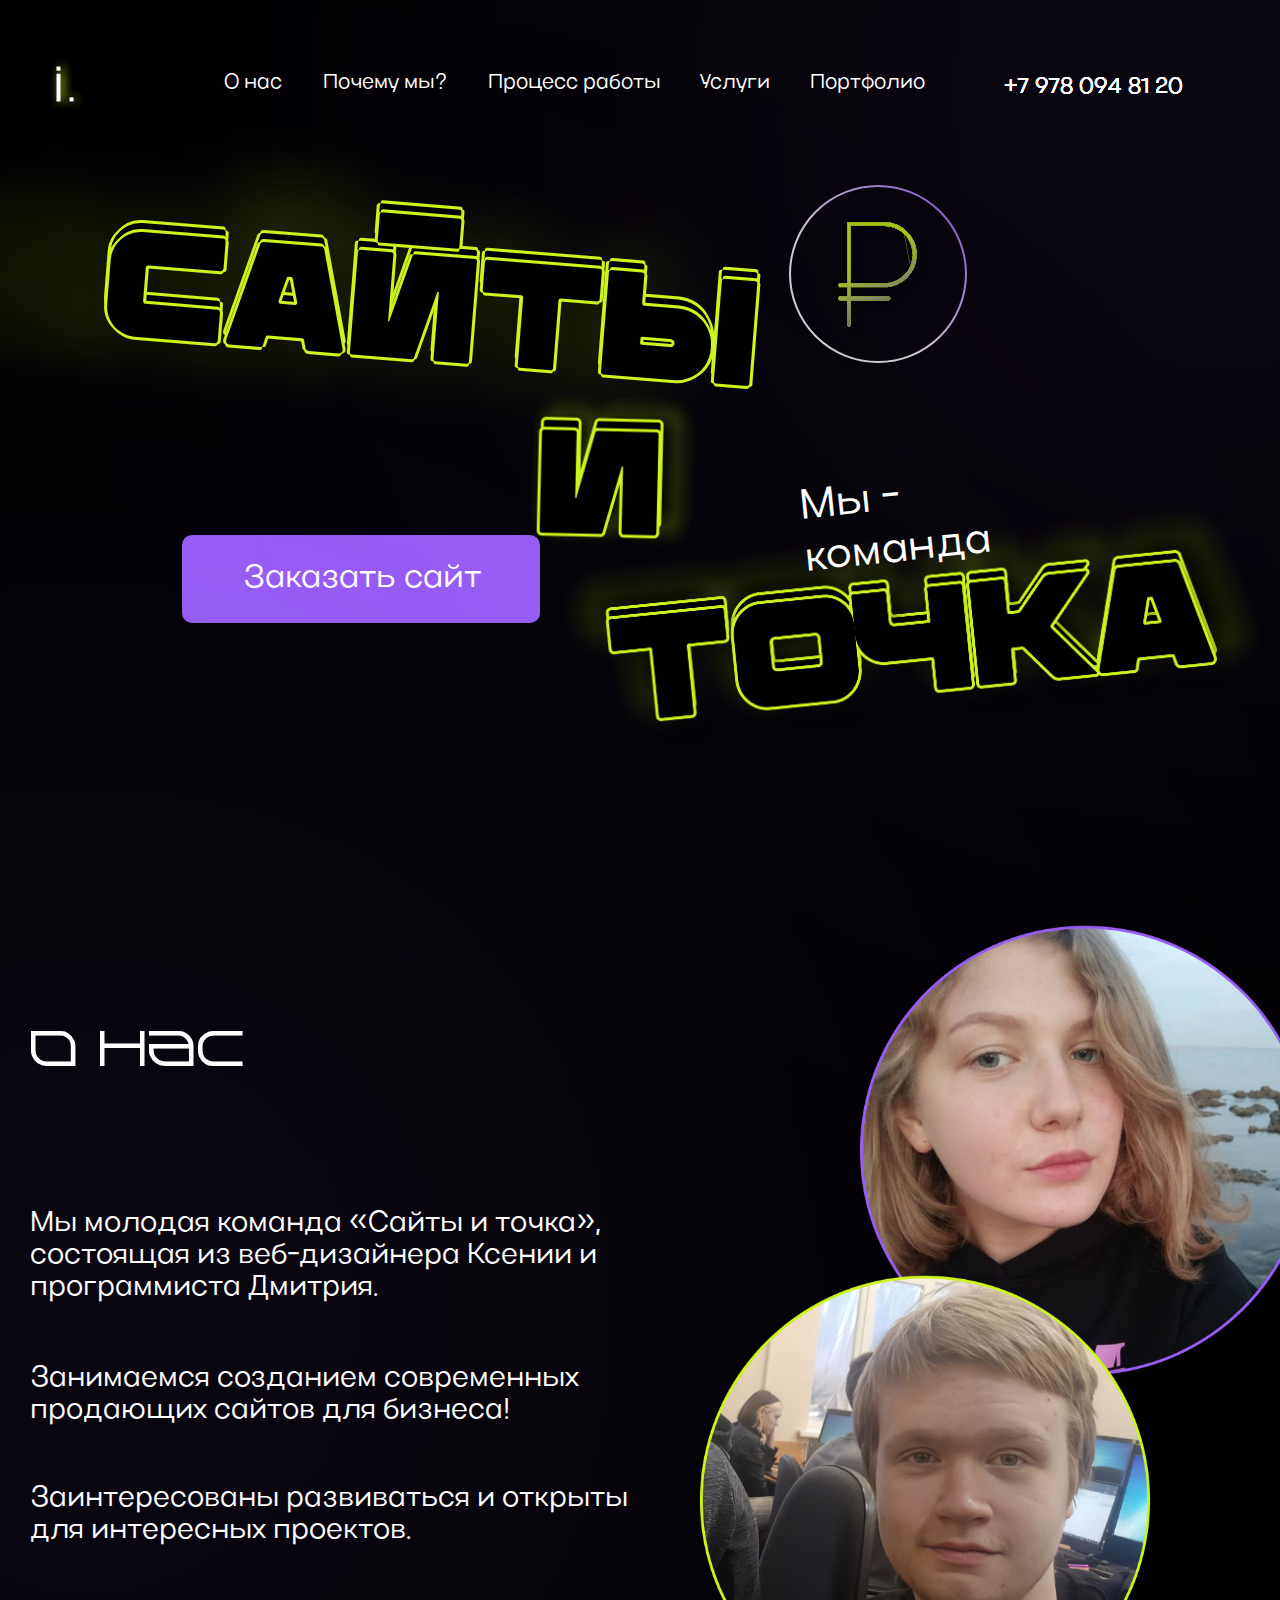
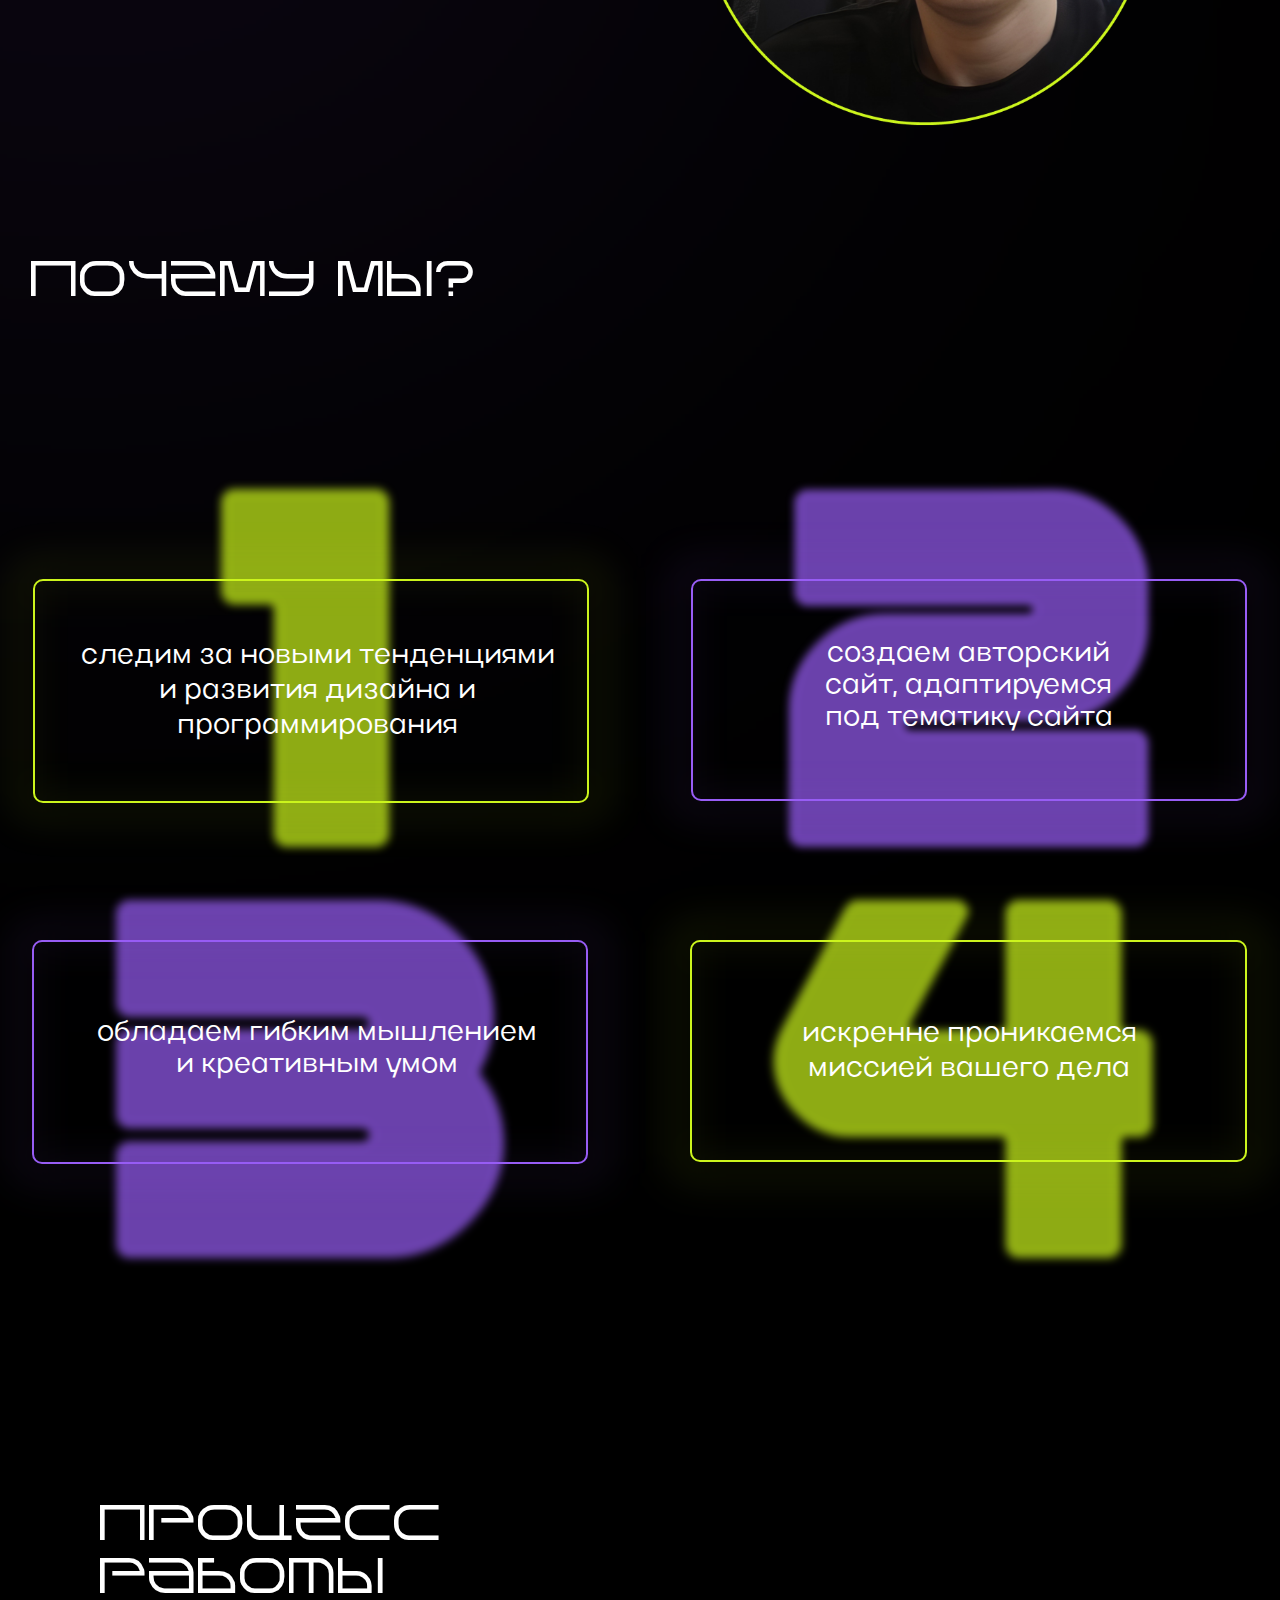
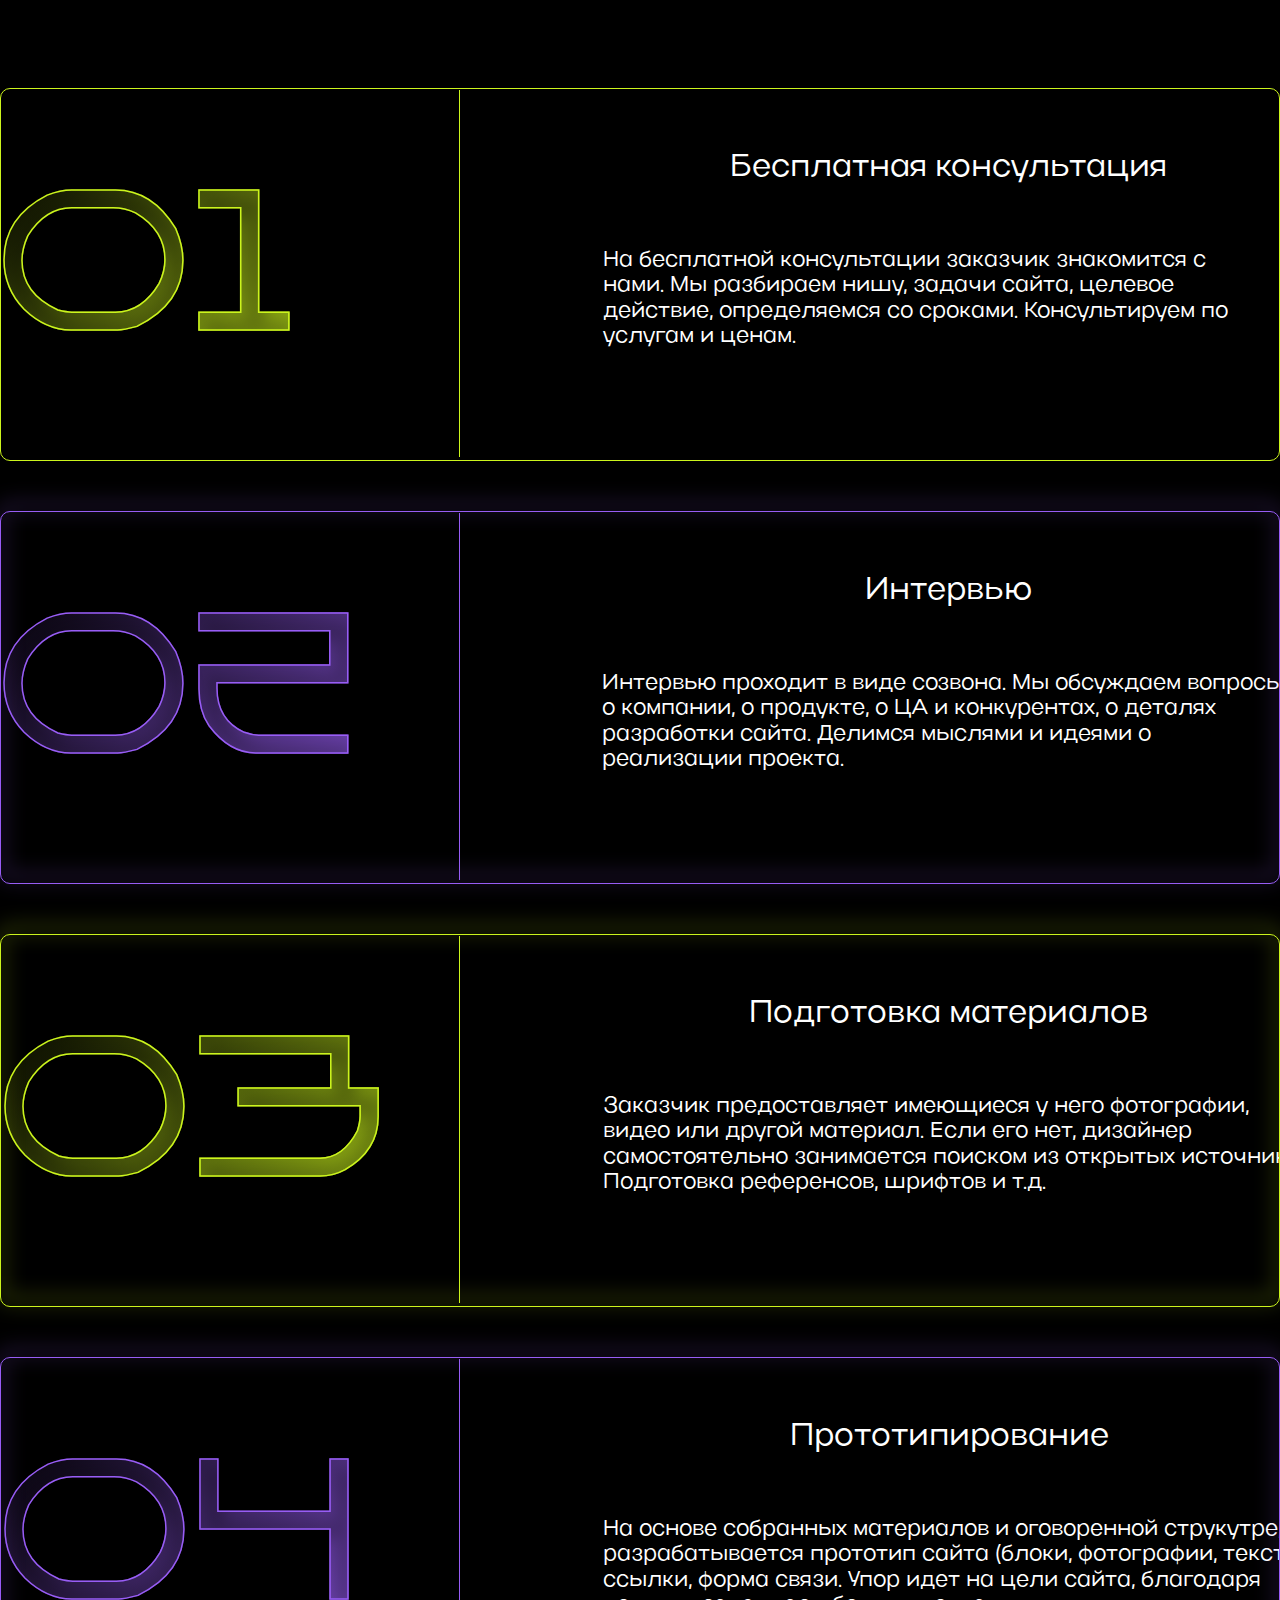
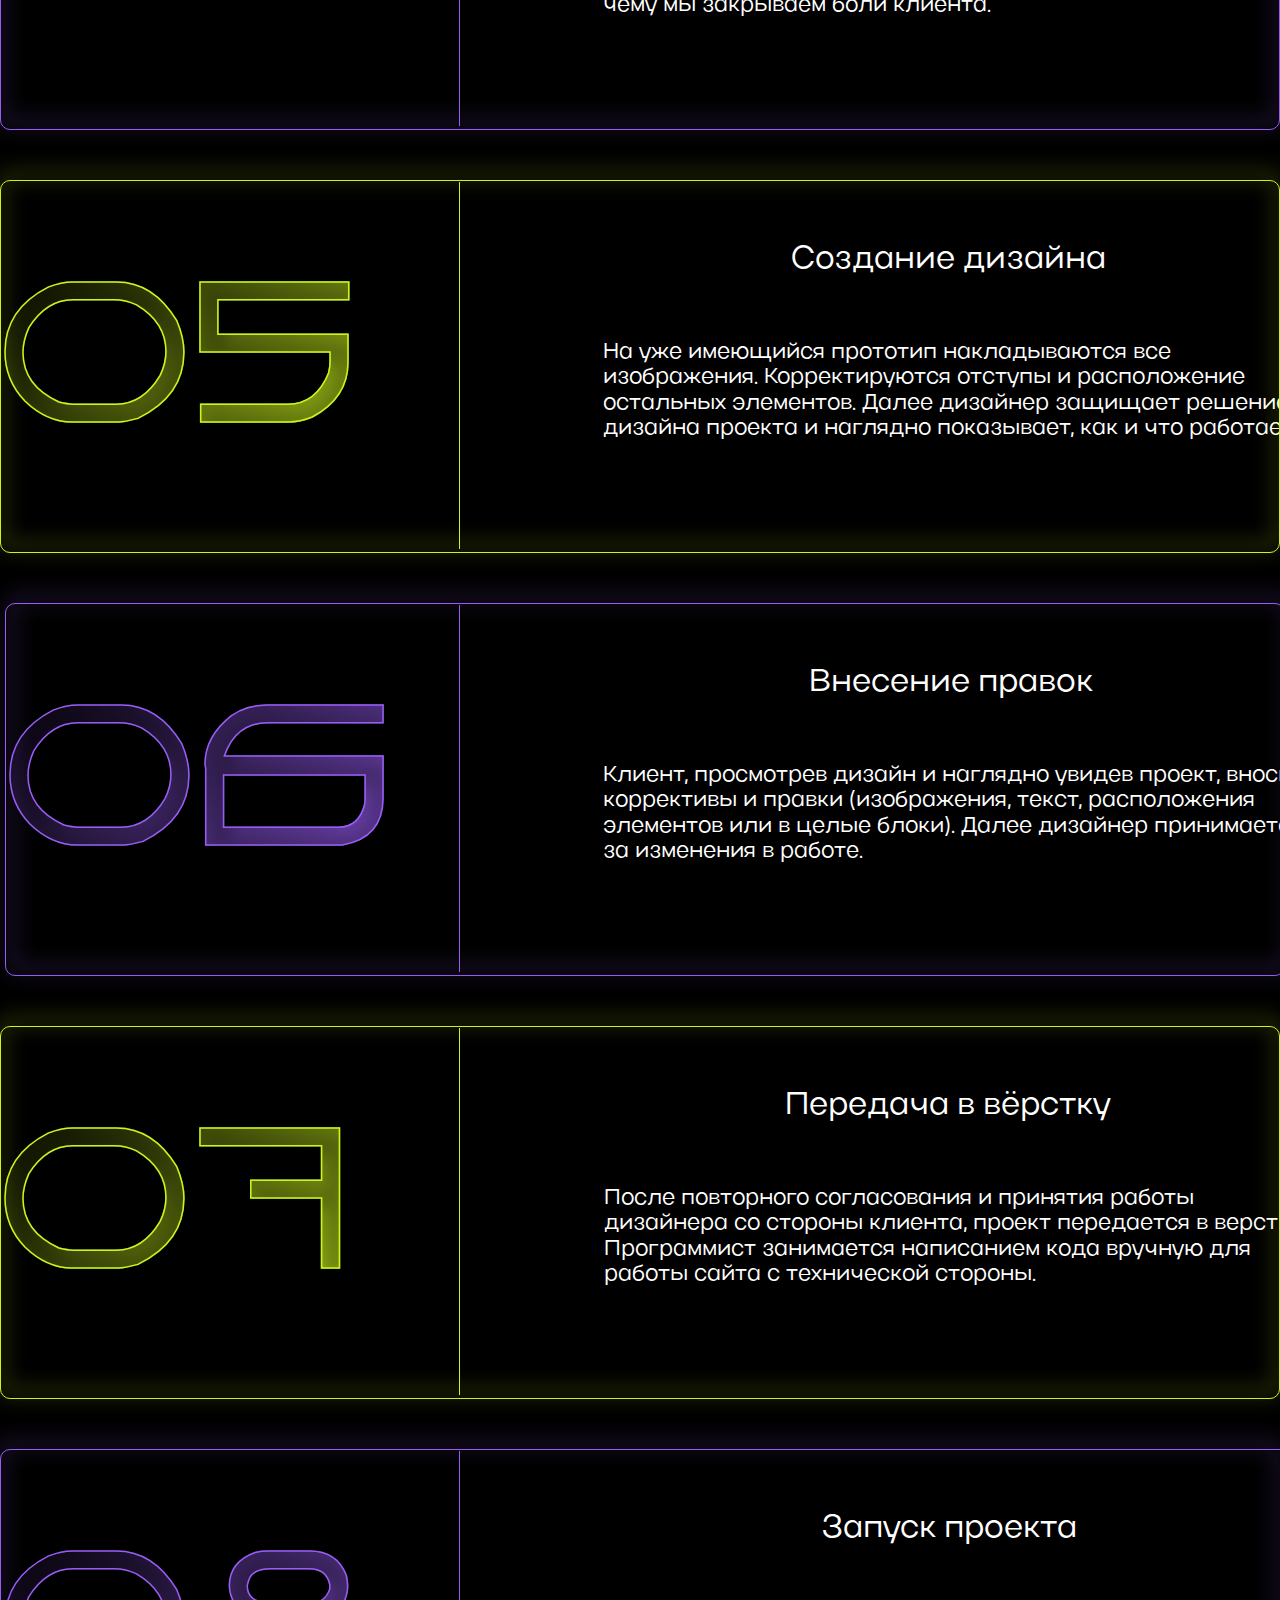
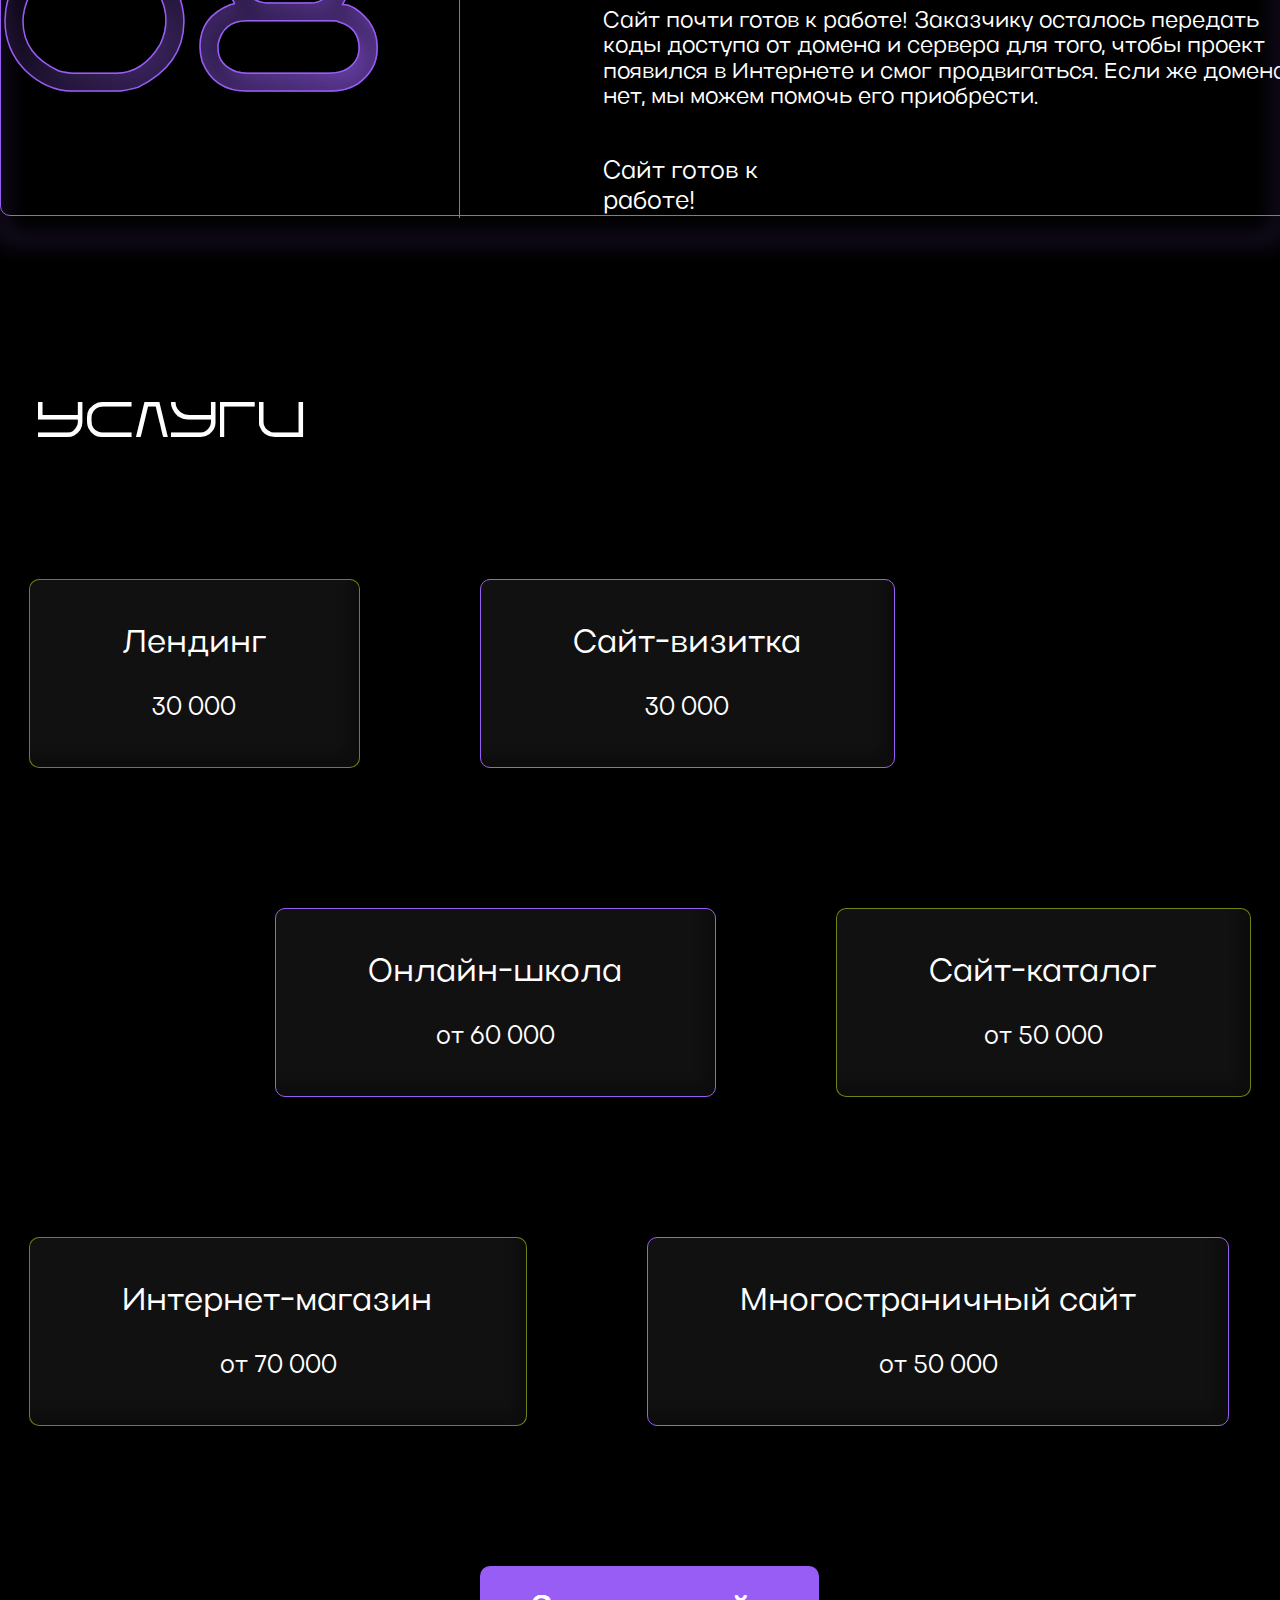
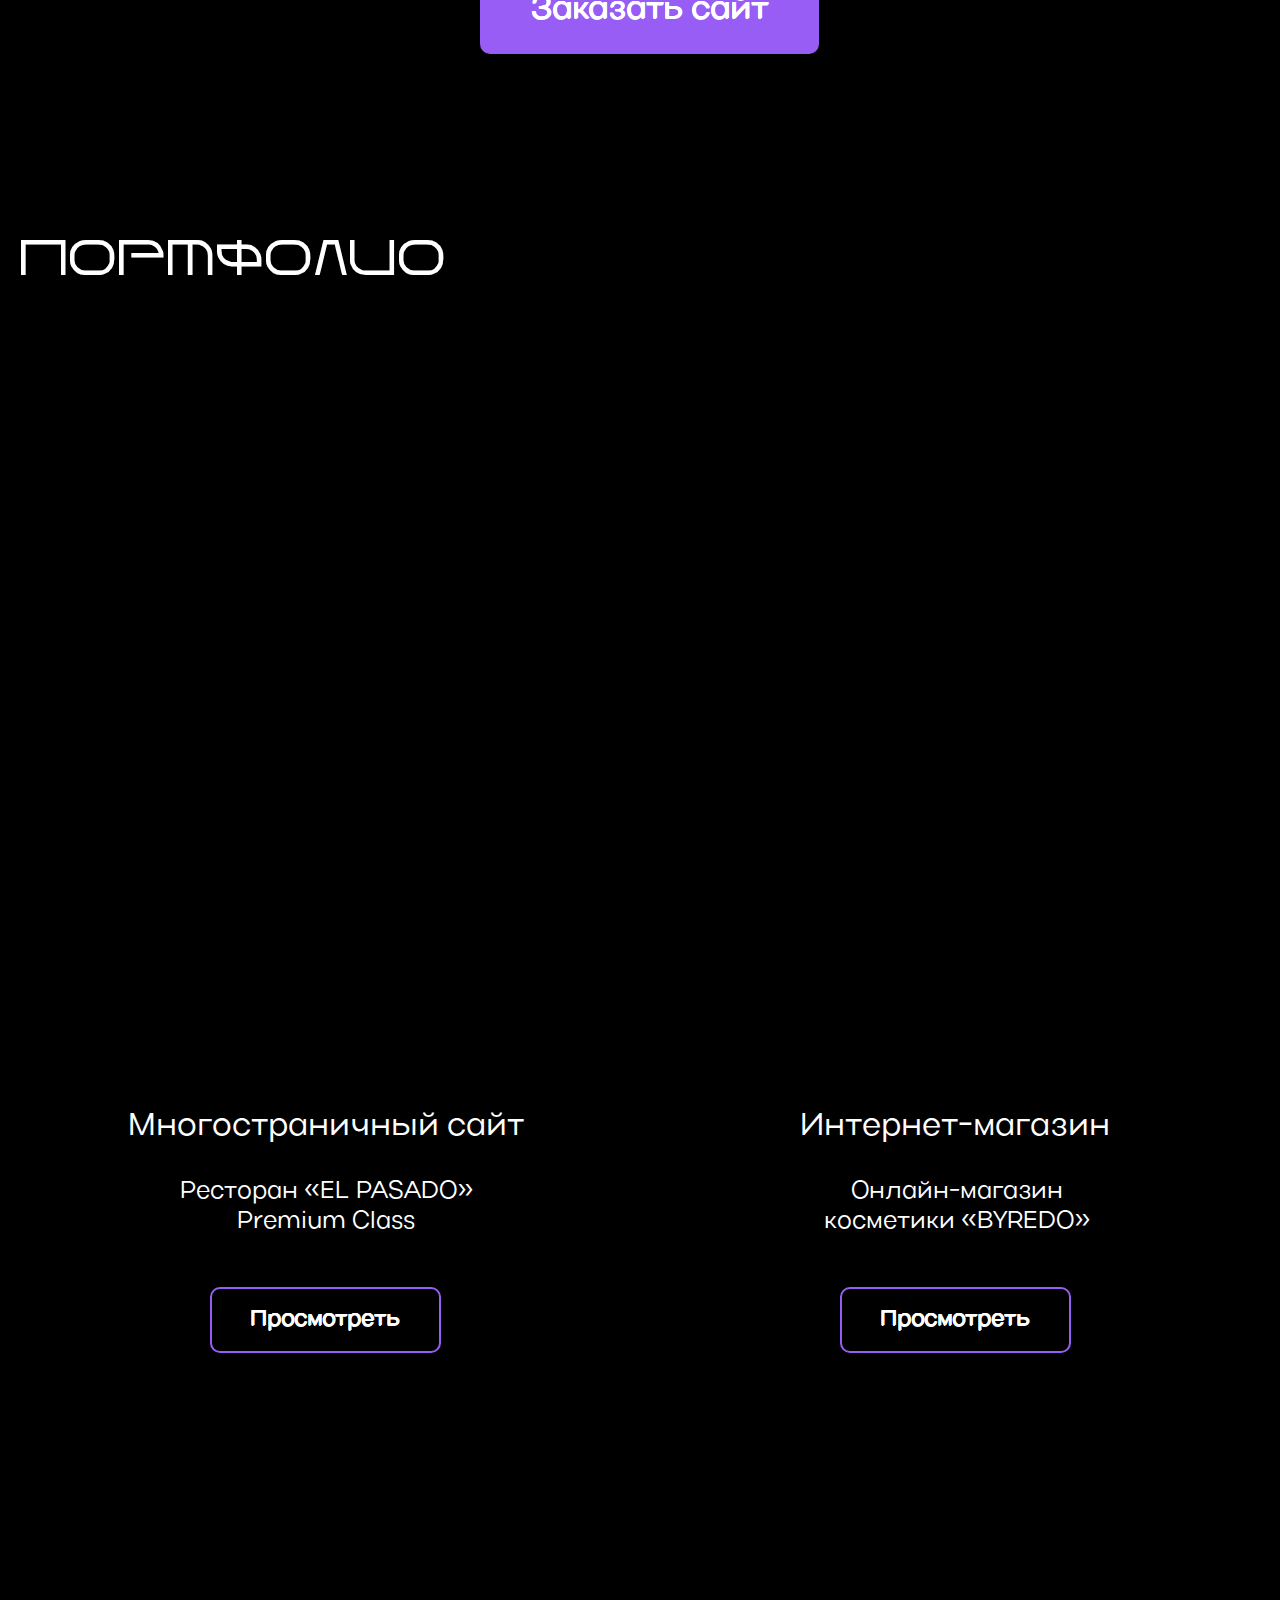
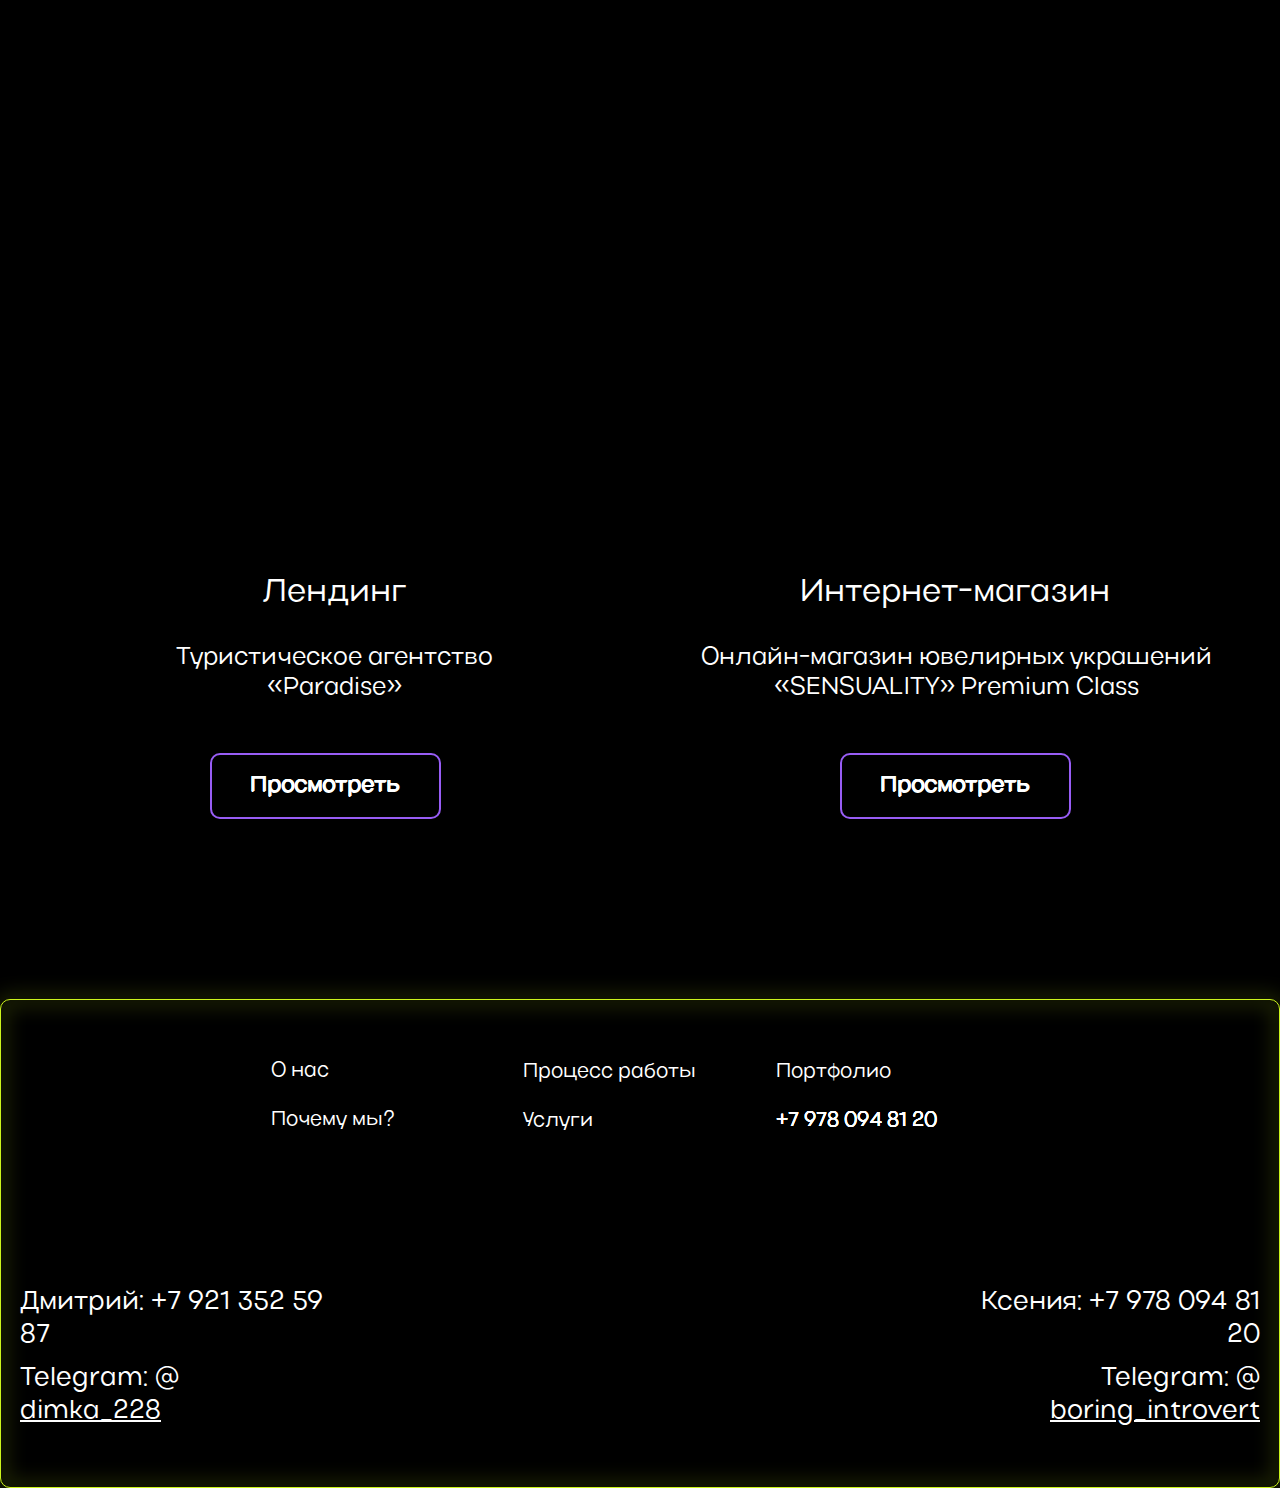
<file: index_2.html>
<!DOCTYPE html>
<html>
<head>
    <meta charset="utf-8"/>
    <meta name="viewport" content="initial-scale=1, width=device-width"/>

    <link rel="stylesheet" href="./global.css"/>
    <link rel="stylesheet" href="./index.css"/>

    <style>
        @font-face {
            font-family: "Actay";
            src: url("./fonts/Actay-Regular.otf");
            font-weight: 400;
        }

        @font-face {
            font-family: "Rimma_sans";
            src: url("./fonts/RimmaSans-Bold.ttf");
            font-weight: 700;
        }

        @font-face {
            font-family: "DaMiOne";
            src: url("./fonts/DaMiOne-Regular.ttf");
            font-weight: 400;
        }
    </style>
</head>
<body>
<div class="div">
    <div class="div1"></div>
    <h1 class="h1">САЙТЫ</h1>
    <h1 class="h11">САЙТЫ</h1>
    <section class="main">
        <div class="content">
            <div class="wrapper-">
                <img class="icon" loading="lazy" alt="" src="./img/logo.png"/>

            </div>
            <div class="navigation">
                <div class="nav-items">
                    <header class="nav-items-inner">
                        <div class="frame-parent">
                            <div class="parent">
                                <nav class="nav">
                                    <a class="a">О нас</a>
                                    <a class="a1">Почему мы?</a>
                                    <a class="a2">Процесс работы</a>
                                    <a class="a3">Услуги</a>
                                    <a class="a4">Портфолио</a>
                                </nav>
                                <div class="placeholder">
                                    <div class="div2">+7 978 094 81 20</div>
                                </div>
                            </div>
                            <div class="icon1">
                                <img
                                        class="icon2"
                                        loading="lazy"
                                        alt=""
                                        src="./img/ruble.png"
                                />
                            </div>
                            <h1 class="h12">САЙТЫ</h1>
                        </div>
                    </header>
                    <div class="footer">
                        <div class="footer-content">
                            <button class="button">
                                <div class="div3">Заказать сайт</div>
                            </button>
                        </div>
                        <div class="team">
                            <img class="icon3" alt="" src="./img/letter_u.png"/>

                            <img
                                    class="icon4"
                                    loading="lazy"
                                    alt=""
                                    src="./img/word_team.png"
                            />

                            <div class="div4">Мы - команда</div>
                        </div>
                    </div>
                </div>
            </div>
        </div>
    </section>
    <div class="div5"></div>
    <section class="about-us">
        <div class="team-info">
            <div class="team-members">
                <div class="members">
                    <div class="names">
                        <h3 class="h3">О нас</h3>
                    </div>
                    <div class="description">
                        <div class="div6">
                            Мы молодая команда «Сайты и точка», состоящая из веб-дизайнера
                            Ксении и программиста Дмитрия.
                        </div>
                        <div class="div7">
                            Занимаемся созданием современных продающих сайтов для бизнеса!
                        </div>
                        <div class="div8">
                            Заинтересованы развиваться и открыты для интересных проектов.
                        </div>
                    </div>
                    <div class="names1">
                        <h3 class="h31">Почему мы?</h3>
                    </div>
                </div>
            </div>
            <div class="photos">
                <div class="photo-container">
                    <div class="wrapper-1">
                        <img
                                class="icon5"
                                loading="lazy"
                                alt=""
                                src="./img/avatar-2.png"
                        />
                    </div>
                </div>
                <div class="wrapper-2">
                    <img class="icon6" loading="lazy" alt="" src="./img/avatar-1.png"/>
                </div>
            </div>
        </div>
    </section>
    <section class="design">
        <div class="design-content">
            <div class="design-approach">
                <div class="design-elements">
                    <b class="b">1</b>
                    <div class="div9"></div>
                    <div class="div10"></div>
                    <div class="div11">
                        следим за новыми тенденциями и развития дизайна и
                        программирования
                    </div>
                </div>
                <div class="design-elements1">
                    <b class="b1">2</b>
                    <div class="div12"></div>
                    <div class="group">
                        <div class="div13">
                            создаем авторский сайт, адаптируемся под тематику сайта
                        </div>
                        <div class="div14"></div>
                    </div>
                </div>
            </div>
            <div class="creative">
                <div class="thinking">
                    <b class="b2">3</b>
                    <div class="div15">
                        обладаем гибким мышлением и креативным умом
                    </div>
                    <div class="div16"></div>
                    <div class="div17"></div>
                </div>
                <div class="thinking1">
                    <b class="b3">4</b>
                    <div class="div18"></div>
                    <div class="container">
                        <div class="div19">
                            искренне проникаемся миссией вашего дела
                        </div>
                        <div class="div20"></div>
                    </div>
                </div>
            </div>
        </div>
    </section>
    <div class="process">
        <h3 class="h32">Процесс работы</h3>
    </div>
    <section class="steps">
        <div class="frame-div">
            <div class="div21"></div>
            <div class="div22"></div>
        </div>
        <div class="frame-group">
            <div class="wrapper">
                <div class="div23">01</div>
            </div>
            <div class="consultation">
                <div class="details">
                    <div class="div24">Бесплатная консультация</div>
                </div>
                <div class="div25">
                    На бесплатной консультации заказчик знакомится с нами. Мы
                    разбираем нишу, задачи сайта, целевое действие, определяемся со
                    сроками. Консультируем по услугам и ценам.
                </div>
            </div>
            <!--            <div class="div26"></div>-->
        </div>
    </section>
    <section class="interview">
        <div class="interview-steps">
            <div class="parent1">
                <div class="div27"></div>
                <div class="div28"></div>
            </div>
            <div class="interview-details">
                <div class="interview-items">
                    <div class="div29">02</div>
                </div>
                <div class="interview-content">
                    <div class="interview-sub-items">
                        <div class="div30">Интервью</div>
                    </div>
                    <div class="div31">
                        Интервью проходит в виде созвона. Мы обсуждаем вопросы о
                        компании, о продукте, о ЦА и конкурентах, о деталях разработки
                        сайта. Делимся мыслями и идеями о реализации проекта.
                    </div>
                </div>
                <div class="div32"></div>
            </div>
        </div>
        <div class="interview-steps1">
            <div class="parent2">
                <div class="div33"></div>
                <div class="div34"></div>
            </div>
            <div class="frame-container">
                <div class="frame">
                    <div class="div35">03</div>
                </div>
                <div class="frame-parent1">
                    <div class="wrapper1">
                        <div class="div36">Подготовка материалов</div>
                    </div>
                    <div class="div37">
                        Заказчик предоставляет имеющиеся у него фотографии, видео или
                        другой материал. Если его нет, дизайнер самостоятельно
                        занимается поиском из открытых источников. Подготовка
                        референсов, шрифтов и т.д.
                    </div>
                </div>
                <div class="div38"></div>
            </div>
        </div>
        <div class="interview-steps2">
            <div class="parent3">
                <div class="div39"></div>
                <div class="div40"></div>
            </div>
            <div class="frame-parent2">
                <div class="wrapper2">
                    <div class="div41">04</div>
                </div>
                <div class="frame-parent3">
                    <div class="wrapper3">
                        <div class="div42">Прототипирование</div>
                    </div>
                    <div class="div43">
                        На основе собранных материалов и оговоренной струкутре,
                        разрабатывается прототип сайта (блоки, фотографии, текст,
                        ссылки, форма связи. Упор идет на цели сайта, благодаря чему мы
                        закрываем боли клиента.
                    </div>
                </div>
                <div class="div44"></div>
            </div>
        </div>
        <div class="interview-steps3">
            <div class="parent4">
                <div class="div45"></div>
                <div class="div46"></div>
            </div>
            <div class="frame-parent4">
                <div class="wrapper4">
                    <div class="div47">05</div>
                </div>
                <div class="frame-parent5">
                    <div class="wrapper5">
                        <div class="div48">Создание дизайна</div>
                    </div>
                    <div class="div49">
                        На уже имеющийся прототип накладываются все изображения.
                        Корректируются отступы и расположение остальных элементов. Далее
                        дизайнер защищает решение дизайна проекта и наглядно показывает,
                        как и что работает.
                    </div>
                </div>
                <div class="div50"></div>
            </div>
        </div>
        <div class="interview-steps4">
            <div class="parent5">
                <div class="div51"></div>
                <div class="div52"></div>
            </div>
            <div class="frame-parent6">
                <div class="wrapper6">
                    <div class="div53">06</div>
                </div>
                <div class="frame-parent7">
                    <div class="wrapper7">
                        <div class="div54">Внесение правок</div>
                    </div>
                    <div class="div55">
                        Клиент, просмотрев дизайн и наглядно увидев проект, вносит
                        коррективы и правки (изображения, текст, расположения элементов
                        или в целые блоки). Далее дизайнер принимается за изменения в
                        работе.
                    </div>
                </div>
                <div class="div56"></div>
            </div>
        </div>
        <div class="interview-steps5">
            <div class="parent6">
                <div class="div57"></div>
                <div class="div58"></div>
            </div>
            <div class="frame-parent8">
                <div class="wrapper8">
                    <div class="div59">07</div>
                </div>
                <div class="frame-parent9">
                    <div class="wrapper9">
                        <div class="div60">Передача в вёрстку</div>
                    </div>
                    <div class="div61">
                        После повторного согласования и принятия работы дизайнера со
                        стороны клиента, проект передается в верстку. Программист
                        занимается написанием кода вручную для работы сайта с
                        технической стороны.
                    </div>
                </div>
                <div class="div62"></div>
            </div>
        </div>
    </section>
    <section class="launch">
        <div class="launch-step">
            <div class="div63"></div>
            <div class="div64"></div>
        </div>
        <div class="launch-step1">
            <div class="go-solar-with-apr-and-zero-do-wrapper">
                <div class="go-solar-with">08</div>
            </div>
            <div class="project">
                <div class="launch-details">
                    <div class="launch-sub-details">
                        <div class="div65">Запуск проекта</div>
                    </div>
                    <div class="div66">
                        Сайт почти готов к работе! Заказчику осталось передать коды
                        доступа от домена и сервера для того, чтобы проект появился в
                        Интернете и смог продвигаться. Если же домена нет, мы можем
                        помочь его приобрести.
                    </div>
                </div>
                <div class="div67">Сайт готов к работе!</div>
            </div>
            <div class="div68"></div>
        </div>
    </section>
    <section class="services-content-wrapper">
        <div class="services-content">
            <div class="service-list">
                <h3 class="h33">Услуги</h3>
            </div>
            <div class="service-items">
                <div class="landing-page">
                    <div class="div69">
                        <div class="div70">Лендинг</div>
                        <div class="landing-price">
                            <div class="landing-from">30 000</div>
                        </div>
                        <img
                                class="icon7"
                                loading="lazy"
                                alt=""
                                src="./img/ruble.png"
                        />
                    </div>
                    <div class="div71">
                        <div class="div72">Сайт-визитка</div>
                        <div class="website-price">
                            <div class="website-price1">30 000</div>
                        </div>
                        <img
                                class="icon8"
                                loading="lazy"
                                alt=""
                                src="./img/ruble.png"
                        />
                    </div>
                </div>
                <div class="service-items-inner">
                    <div class="parent7">
                        <div class="div73">
                            <div class="div74">Онлайн-школа</div>
                            <div class="wrapper10">
                                <div class="div75">от 60 000</div>
                            </div>
                            <img
                                    class="icon9"
                                    loading="lazy"
                                    alt=""
                                    src="./img/ruble.png"
                            />
                        </div>
                        <div class="div76">
                            <div class="div77">Сайт-каталог</div>
                            <div class="wrapper11">
                                <div class="div78">от 50 000</div>
                            </div>
                            <img
                                    class="icon10"
                                    loading="lazy"
                                    alt=""
                                    src="./img/ruble.png"
                            />
                        </div>
                    </div>
                </div>
                <div class="landing-page1">
                    <div class="div79">
                        <div class="div80">Интернет-магазин</div>
                        <div class="wrapper12">
                            <div class="div81">от 70 000</div>
                        </div>
                        <img
                                class="icon11"
                                loading="lazy"
                                alt=""
                                src="./img/ruble.png"
                        />
                    </div>
                    <div class="div82">
                        <div class="div83">Многостраничный сайт</div>
                        <div class="wrapper13">
                            <div class="div84">от 50 000</div>
                        </div>
                        <img
                                class="icon12"
                                loading="lazy"
                                alt=""
                                src="./img/ruble.png"
                        />
                    </div>
                </div>
            </div>
            <div class="order-button-container">
                <button class="button1">
                    <div class="div85">Заказать сайт</div>
                </button>
            </div>
        </div>
    </section>
    <section class="portfolio-container-wrapper">
        <div class="portfolio-container">
            <div class="portfolio-title-container">
                <h3 class="h34">Портфолио</h3>
            </div>
            <div class="portfolio-categories">
                <img
                        class="icon13"
                        loading="lazy"
                        alt=""
                        src="./img/elpasado.png"
                />

                <img
                        class="icon14"
                        loading="lazy"
                        alt=""
                        src="./img/byredo.png"
                />
            </div>
            <div class="portfolio-items">
                <div class="frame-parent10">
                    <div class="frame-parent11">
                        <div class="parent8">
                            <div class="div86">Многостраничный сайт</div>
                            <div class="el-pasado-premium-class-wrapper">
                                <div class="el-pasado-premium">
                                    Ресторан «EL PASADO» Premium Class
                                </div>
                            </div>
                        </div>
                        <div class="wrapper14">
                            <button class="button2">
                                <div class="div87">Просмотреть</div>
                            </button>
                        </div>
                    </div>
                    <div class="frame-parent12">
                        <div class="parent9">
                            <div class="div88">Интернет-магазин</div>
                            <div class="byredo-wrapper">
                                <div class="byredo">Онлайн-магазин косметики «BYREDO»</div>
                            </div>
                        </div>
                        <div class="wrapper15">
                            <button class="button3">
                                <div class="div89">Просмотреть</div>
                            </button>
                        </div>
                    </div>
                </div>
            </div>
        </div>
    </section>
    <section class="inner">
        <div class="frame-parent13">
            <div class="parent10">
                <img
                        class="icon15"
                        loading="lazy"
                        alt=""
                        src="./img/paradise.png"
                />

                <img
                        class="icon16"
                        loading="lazy"
                        alt=""
                        src="./img/sensuality.png"
                />
            </div>
            <div class="frame-wrapper">
                <div class="frame-parent14">
                    <div class="frame-parent15">
                        <div class="frame-parent16">
                            <div class="wrapper16">
                                <div class="div90">Лендинг</div>
                            </div>
                            <div class="paradise">Туристическое агентство «Paradise»</div>
                        </div>
                        <div class="wrapper17">
                            <button class="button4">
                                <div class="div91">Просмотреть</div>
                            </button>
                        </div>
                    </div>
                    <div class="frame-parent17">
                        <div class="frame-parent18">
                            <div class="wrapper18">
                                <div class="div92">Интернет-магазин</div>
                            </div>
                            <div class="sensuality-premium-class">
                                Онлайн-магазин ювелирных украшений «SENSUALITY» Premium
                                Class
                            </div>
                        </div>
                        <div class="wrapper19">
                            <button class="button5">
                                <div class="div93">Просмотреть</div>
                            </button>
                        </div>
                    </div>
                </div>
            </div>
        </div>
    </section>
    <section class="section">
        <footer class="frame-footer">
            <div class="div94"></div>
        </footer>
        <div class="div95"></div>
        <header class="footer-menu-container">
            <img class="icon17" loading="lazy" alt="" src="./img/footer-icons.png"/>

            <div class="div96">
                <div class="about-us-why-us-container">
                    <div class="about-us-why-us">
                        <div class="div97">О нас</div>
                        <div class="div98">Почему мы?</div>
                    </div>
                </div>
                <div class="menu-items-container">
                    <div class="div99">Процесс работы</div>
                    <div class="div100">Услуги</div>
                </div>
                <div class="menu-items-container1">
                    <div class="div101">Портфолио</div>
                    <div class="div102">+7 978 094 81 20</div>
                </div>
            </div>
        </header>
        <div class="contacts-container">
            <div class="contact-info">
                <div class="div103">Дмитрий: +7 921 352 59 87</div>
                <div class="telegram-dimka-228">
                    Telegram: @
                    <a
                            class="dimka-228"
                            href="https://t.me/dimka_228"
                            target="_blank"
                    >
                        <span class="dimka-2281">dimka_228 </span>
                    </a>
                </div>
            </div>
            <div class="contact-info1">
                <div class="div104">Ксения: +7 978 094 81 20</div>
                <div class="telegram-boring-introvert">
                    Telegram: @
                    <a
                            class="boring-introvert"
                            href="https://t.me/boring_introvert"
                            target="_blank"
                    >
                        <span class="boring-introvert1">boring_introvert</span>
                    </a>
                </div>
            </div>
        </div>
    </section>
</div>
</body>
</html>
</file>
<file: global.css>
body {
    margin: 0;
    line-height: normal;
}

:root {
    /* fonts */
    --font: Actay;
    --font2: DaMiOne;
    --font5: Rimma_sans;

    /* font sizes */
    --font-size-7xl: 26px;
    --font-size-2xl: 21px;
    --font-size-xl: 20px;
    --font-size-3xl: 22px;
    --font-size-lg: 18px;
    --font-size: 24px;
    --font-size-lgi: 19px;
    --font1-size: 32px;
    --font2-size: 50px;
    --font-size-11xl: 30px;
    --font-size-21xl: 40px;
    --font3-size: 200px;
    --font-size-61xl: 80px;
    --font4-size: 28px;
    --font5-size: 500px;
    --font-size-106xl: 125px;
    --font-size-131xl: 150px;
    --font-size-18xl: 37px;
    --font-size-41xl: 60px;

    /* Colors */
    --color-black: #000;
    --color-white: #fff;
    --color: #ccf51d;
    --color-greenyellow-100: rgba(204, 245, 29, 0.5);
    --color1: #985df5;
    --color-mediumslateblue-100: rgba(152, 93, 245, 0.8);
    --color-darkorchid-100: #8045db;
    --color-darkorchid-200: rgba(128, 69, 219, 0.09);
    --color-gray-100: #111;
    --color-gray-200: rgba(0, 0, 0, 0.3);

    /* Gaps */
    --gap-31xl: 50px;
    --gap-6xl: 25px;
    --gap-lgi: 19px;
    --gap-xl: 20px;
    --gap-3xs: 10px;
    --gap-31xl-4: 50.4px;
    --gap-11xl: 30px;
    --gap-2xl: 21px;
    --gap-111xl: 130px;
    --gap-13xl: 32px;
    --gap-46xl: 65px;
    --gap-10xl: 29px;
    --gap-188xl: 207px;
    --gap-7xl: 26px;
    --gap-33xl: 52px;
    --gap-84xl: 103px;
    --gap-21xl: 40px;
    --gap-41xl: 60px;
    --gap-217xl: 236px;
    --gap-40xl: 59px;
    --gap-99xl: 118px;
    --gap-20xl: 39px;

    /* Paddings */
    --padding-12xs-4: 0.4px;
    --padding-xl: 20px;
    --padding-20xl: 39px;
    --padding-43xl: 62px;
    --padding-106xl: 125px;
    --padding-12xs: 1px;
    --padding-110xl-6: 129.6px;
    --padding-2xl: 21px;
    --padding-36xl: 55px;
    --padding-65xl: 84px;
    --padding-29xl: 48px;
    --padding-5xl: 24px;
    --padding-mid: 17px;
    --padding-19xl: 38px;
    --padding-lgi: 19px;
    --padding-61xl: 80px;
    --padding-3xl: 22px;
    --padding-25xl: 44px;
    --padding-10xl: 29px;
    --padding-4xs: 9px;
    --padding-47xl: 66px;
    --padding-8xs: 5px;
    --padding-97xl: 116px;
    --padding-160xl: 179px;
    --padding-53xl: 72px;
    --padding-9xs: 4px;
    --padding-11xl: 30px;
    --padding-40xl: 59px;
    --padding-xs: 12px;
    --padding-55xl: 74px;
    --padding-37xl: 56px;
    --padding-9xl: 28px;

    /* Border radiuses */
    --br-3xs: 10px;

    /* Effects */
    --effect: -12px -13px 10px rgba(0, 0, 0, 0.25) inset;
    --effect1: 6px 9px 15px rgba(0, 0, 0, 0.25);
}
</file>
<file: index.css>
.div1,
.h1 {
    margin: 0 !important;
}
.div1 {
    width: 442px;
    height: 442px;
    position: absolute;
    top: -128px;
    right: -164px;
    filter: blur(800px);
    border-radius: 50%;
    background-color: var(--color-mediumslateblue-100);
}
.h1 {
    width: 654px;
    top: 165px;
    left: 114px;
    font-size: inherit;
    font-weight: 700;
    font-family: inherit;
    display: inline-block;
    text-shadow: 3px 0 0#ccf51d, 0 3px 0#ccf51d, -3px 0 0#ccf51d, 0-3px 0#ccf51d;
    transform: rotate(4.6deg);
    transform-origin: 0 0;
    z-index: 1;
}
.h1,
.h11,
.icon {
    position: absolute;
}
.h11 {
    margin: 0 !important;
    width: 654px;
    top: 174px;
    left: 114px;
    font-size: inherit;
    font-weight: 700;
    font-family: inherit;
    display: inline-block;
    text-shadow: 3px 0 0#ccf51d, 0 3px 0#ccf51d, -3px 0 0#ccf51d, 0-3px 0#ccf51d;
    transform: rotate(4.6deg);
    transform-origin: 0 0;
    z-index: 2;
}
.icon {
    height: 100%;
    width: 100%;
    object-fit: contain;
    left: 4px;
    top: 0;
    transform: scale(2.313);
}
.wrapper- {
    height: 34px;
    width: 16px;
    position: relative;
    display: flex;
    align-items: center;
    justify-content: center;
}
.a,
.a1,
.a2 {
    white-space: nowrap;
}
.a {
    text-decoration: none;
    position: relative;
    color: inherit;
    display: inline-block;
    min-width: 59px;
}
.a1,
.a2 {
    flex-shrink: 0;
}
.a1 {
    text-decoration: none;
    width: 125px;
    position: relative;
    color: inherit;
    display: inline-block;
}
.a2 {
    width: 172px;
}
.a2,
.a3,
.a4 {
    text-decoration: none;
    position: relative;
    color: inherit;
    display: inline-block;
}
.a3 {
    min-width: 70px;
}
.a4 {
    width: 115px;
    flex-shrink: 0;
}
.div2,
.nav {
    white-space: nowrap;
}
.nav {
    margin: 0;
    display: flex;
    flex-direction: row;
    align-items: flex-start;
    justify-content: flex-start;
    gap: var(--gap-21xl);
    max-width: 100%;
    text-align: left;
    font-size: var(--font-size-xl);
    color: var(--color-white);
    font-family: var(--font);
}
.div2 {
    align-self: stretch;
    position: relative;
    text-shadow: 0.2px 0 0#fff, 0 0.2px 0#fff, -0.2px 0 0#fff, 0-0.2px 0#fff;
    z-index: 1;
}
.parent,
.placeholder {
    display: flex;
    align-items: flex-start;
}
.placeholder {
    width: 178px;
    flex-direction: column;
    justify-content: flex-start;
    padding: 3px 0 0;
    box-sizing: border-box;
}
.parent {
    align-self: stretch;
    flex-direction: row;
    justify-content: space-between;
    max-width: 100%;
    gap: var(--gap-xl);
}
.icon2 {
    height: 178px;
    width: 178px;
    position: relative;
}
.icon1 {
    width: 608px;
    display: flex;
    flex-direction: row;
    align-items: flex-start;
    justify-content: center;
    padding: 0 var(--padding-xl);
    box-sizing: border-box;
    max-width: 100%;
}
.h12 {
    margin: 0 !important;
    width: 697px;
    height: 192px;
    position: absolute;
    bottom: 21px;
    left: -254.94px;
    font-size: 160px;
    font-weight: 700;
    font-family: var(--font5);
    color: var(--color-black);
    display: inline-block;
    filter: blur(30px);
    text-shadow: 3px 0 0#ccf51d, 0 3px 0#ccf51d, -3px 0 0#ccf51d, 0-3px 0#ccf51d;
    transform: rotate(4.6deg);
    transform-origin: 0 0;
}
.frame-parent {
    flex: 1;
    display: flex;
    flex-direction: column;
    align-items: flex-end;
    justify-content: flex-start;
    position: relative;
    gap: 83px;
    max-width: 100%;
}
.div3,
.nav-items-inner {
    font-family: var(--font);
    color: var(--color-white);
    text-align: left;
}
.nav-items-inner {
    width: 1055.7px;
    display: flex;
    flex-direction: row;
    align-items: flex-start;
    justify-content: flex-end;
    padding: 0 42px;
    box-sizing: border-box;
    max-width: 100%;
    font-size: var(--font-size-3xl);
}
.div3 {
    flex: 1;
    position: relative;
    font-size: var(--font1-size);
}
.button,
.footer-content {
    display: flex;
    align-items: flex-start;
    justify-content: flex-start;
}
.button {
    cursor: pointer;
    border: 2px solid var(--color1);
    padding: var(--padding-3xl) var(--padding-37xl) var(--padding-3xl)
    var(--padding-40xl);
    background-color: var(--color1);
    align-self: stretch;
    border-radius: var(--br-3xs);
    flex-direction: row;
    flex-shrink: 0;
    white-space: nowrap;
}
.button1:hover,
.button2:hover,
.button3:hover,
.button4:hover,
.button5:hover,
.button:hover {
    background-color: var(--color-darkorchid-100);
    border: 2px solid var(--color-darkorchid-100);
    box-sizing: border-box;
}
.footer-content {
    width: 358px;
    flex-direction: column;
    padding: 115.3px 0 0;
    box-sizing: border-box;
    min-width: 358px;
    max-width: 100%;
}
.icon3 {
    height: 216.8px;
    width: 172.6px;
    top: -73.4px;
    left: -36.3px;
    object-fit: contain;
    z-index: 3;
}
.div4,
.icon3,
.icon4 {
    position: absolute;
    margin: 0 !important;
}
.icon4 {
    height: 100%;
    width: 100%;
    top: 0;
    right: 0;
    bottom: 0;
    left: 0;
    max-width: 100%;
    overflow: hidden;
    max-height: 100%;
    object-fit: contain;
    z-index: 4;
}
.div4 {
    height: 52px;
    width: 299px;
    top: 63.28px;
    right: 169.7px;
    display: inline-block;
    transform: rotate(-5.9deg);
    transform-origin: 0 0;
    z-index: 5;
}
.footer,
.nav-items,
.team {
    display: flex;
    max-width: 100%;
}
.team {
    height: 374.9px;
    width: 705.9px;
    flex-direction: row;
    align-items: flex-start;
    justify-content: flex-start;
    position: relative;
    min-width: 705.9px;
    flex-shrink: 0;
}
.footer,
.nav-items {
    align-self: stretch;
}
.footer {
    flex-direction: row;
    align-items: flex-start;
    justify-content: space-between;
    gap: var(--gap-xl);
}
.nav-items {
    flex-direction: column;
    align-items: flex-end;
    justify-content: flex-start;
    gap: 56.7px;
}
.content,
.main,
.navigation {
    display: flex;
    align-items: flex-start;
    max-width: 100%;
}
.navigation {
    flex: 1;
    flex-direction: column;
    justify-content: flex-start;
    padding: var(--padding-9xs) 0 0;
    box-sizing: border-box;
    min-width: 753px;
}
.content,
.main {
    flex-direction: row;
}
.content {
    width: 1283.7px;
    flex-wrap: wrap;
    justify-content: flex-start;
    gap: 110px;
}
.main {
    align-self: stretch;
    justify-content: flex-end;
    padding: 0 var(--padding-37xl) 130px;
    box-sizing: border-box;
    text-align: left;
    font-size: 42px;
    color: var(--color-white);
    font-family: var(--font);
}
.div5 {
    width: 442px;
    height: 442px;
    position: absolute;
    margin: 0 !important;
    top: 1093px;
    left: -133px;
    filter: blur(800px);
    border-radius: 50%;
    background-color: var(--color-mediumslateblue-100);
}
.h3 {
    margin: 0;
    height: 53px;
    flex: 1;
    position: relative;
    font-size: inherit;
    font-weight: 400;
    font-family: inherit;
    display: inline-block;
}
.names {
    width: 227px;
    display: flex;
    flex-direction: row;
    align-items: flex-start;
    justify-content: flex-start;
    padding: 0 var(--padding-12xs);
    box-sizing: border-box;
}
.div6,
.div7,
.div8 {
    position: relative;
    line-height: 32px;
    display: inline-block;
    z-index: 1;
}
.div6 {
    width: 593px;
    height: 105px;
    min-height: 105px;
    max-width: 100%;
}
.div7,
.div8 {
    min-height: 70px;
}
.div7 {
    align-self: stretch;
}
.div8 {
    width: 612px;
    max-width: 100%;
}
.description {
    align-self: stretch;
    display: flex;
    flex-direction: column;
    align-items: flex-start;
    justify-content: flex-start;
    padding: 0 0 172px;
    box-sizing: border-box;
    gap: var(--gap-31xl);
    max-width: 100%;
    font-size: var(--font4-size);
    font-family: var(--font);
}
.h31 {
    margin: 0;
    height: 53px;
    flex: 1;
    position: relative;
    font-size: inherit;
    font-weight: 400;
    font-family: inherit;
    display: inline-block;
    max-width: 100%;
}
.members,
.names1,
.team-members {
    display: flex;
    align-items: flex-start;
    justify-content: flex-start;
    max-width: 100%;
}
.names1 {
    width: 458px;
    flex-direction: row;
    padding: 0 var(--padding-12xs);
    box-sizing: border-box;
}
.members,
.team-members {
    flex-direction: column;
}
.members {
    align-self: stretch;
    gap: var(--gap-111xl);
}
.team-members {
    flex: 1;
    padding: 50px 0 0;
    box-sizing: border-box;
    min-width: 416px;
}
.icon5 {
    height: 100%;
    width: 100%;
    object-fit: contain;
    position: absolute;
    left: 0;
    top: 0;
    transform: scale(1.286);
}
.wrapper-1 {
    height: 350px;
    width: 350px;
    position: relative;
    max-width: 100%;
    display: flex;
    align-items: center;
    justify-content: center;
}
.photo-container {
    align-self: stretch;
    flex: 1;
    display: flex;
    flex-direction: row;
    align-items: flex-start;
    justify-content: flex-end;
    max-width: 100%;
}
.icon6 {
    width: 100%;
    flex: 1;
    z-index: 1;
    object-fit: contain;
    position: absolute;
    left: 0;
    top: 0;
    height: 100%;
    transform: scale(1.286);
}
.wrapper-2 {
    width: 350px;
    flex: 1;
    position: relative;
    max-height: 100%;
    max-width: 100%;
    z-index: 1;
    display: flex;
    align-items: center;
    justify-content: center;
}
.about-us,
.photos,
.team-info {
    display: flex;
    align-items: flex-start;
    max-width: 100%;
}
.photos {
    height: 700px;
    width: 510px;
    flex-direction: column;
    justify-content: flex-start;
    min-width: 510px;
}
.about-us,
.team-info {
    flex-direction: row;
}
.team-info {
    width: 1252px;
    justify-content: flex-start;
    gap: 102px;
}
.about-us {
    align-self: stretch;
    justify-content: center;
    padding: 0 var(--padding-xl) 210px var(--padding-11xl);
    box-sizing: border-box;
    text-align: left;
    font-size: var(--font2-size);
    color: var(--color-white);
    font-family: var(--font2);
}
.b {
    position: absolute;
    top: -260px;
    right: 202px;
    display: inline-block;
    filter: blur(5px);
    text-shadow: 3px 0 0#ccf51d, 0 3px 0#ccf51d, -3px 0 0#ccf51d, 0-3px 0#ccf51d;
    min-height: 600px;
    z-index: 1;
}
.div9 {
    width: calc(100% - 24px);
    top: 11px;
    right: 11px;
    left: 13px;
    border-radius: var(--br-3xs);
    border: 2px solid var(--color);
    box-sizing: border-box;
    height: 224px;
    z-index: 2;
}
.div10,
.div11,
.div9 {
    position: absolute;
}
.div10 {
    top: 0;
    left: 0;
    filter: blur(20px);
    border-radius: var(--br-3xs);
    border: 2px solid var(--color);
    box-sizing: border-box;
    width: 100%;
    height: 100%;
    z-index: 3;
}
.div11 {
    top: 70px;
    left: 57px;
    font-size: var(--font4-size);
    font-family: var(--font);
    color: var(--color-white);
    text-align: center;
    display: inline-block;
    width: 481px;
    min-height: 105px;
    z-index: 4;
}
.design-elements {
    height: 243px;
    flex: 1;
    position: relative;
    min-width: 385px;
    max-width: 100%;
}
.b1,
.div12 {
    position: absolute;
    margin: 0 !important;
}
.b1 {
    width: 377px;
    top: -260px;
    left: calc(50% - 188.5px);
    display: inline-block;
    filter: blur(4px);
    text-shadow: 3px 0 0#985df5, 0 3px 0#985df5, -3px 0 0#985df5, 0-3px 0#985df5;
    min-height: 600px;
}
.div12 {
    height: 100%;
    width: 100%;
    top: 0;
    right: 0;
    bottom: 0;
    left: 0;
    filter: blur(20px);
    border-radius: var(--br-3xs);
    border: 2px solid var(--color1);
    box-sizing: border-box;
    z-index: 2;
}
.div13,
.div14 {
    position: relative;
    max-width: 100%;
}
.div13 {
    height: 105px;
    width: 332px;
    line-height: 32px;
    display: inline-block;
    flex-shrink: 0;
    min-height: 105px;
    z-index: 1;
}
.div14 {
    height: 224px;
    width: 569px;
    border-radius: var(--br-3xs);
    border: 2px solid var(--color1);
    box-sizing: border-box;
    display: none;
}
.design-approach,
.design-elements1,
.group {
    display: flex;
    flex-direction: row;
    align-items: flex-start;
    max-width: 100%;
}
.group {
    flex: 1;
    border-radius: var(--br-3xs);
    border: 2px solid var(--color1);
    box-sizing: border-box;
    justify-content: center;
    padding: 57px var(--padding-xl) var(--padding-37xl);
    z-index: 3;
    text-align: center;
    font-size: var(--font4-size);
    color: var(--color-white);
    font-family: var(--font);
}
.design-approach,
.design-elements1 {
    justify-content: flex-start;
}
.design-elements1 {
    flex: 0.9595;
    padding: 11px var(--padding-xs) 8px;
    box-sizing: border-box;
    position: relative;
    min-width: 385px;
}
.design-approach {
    align-self: stretch;
    gap: 79px;
}
.b2,
.div15 {
    position: absolute;
    display: inline-block;
}
.b2 {
    top: -212px;
    left: calc(50% - 202.5px);
    filter: blur(5px);
    text-shadow: 3px 0 0#985df5, 0 3px 0#985df5, -3px 0 0#985df5, 0-3px 0#985df5;
    min-height: 600px;
    z-index: 5;
}
.div15 {
    top: 86px;
    left: 68px;
    font-size: var(--font4-size);
    line-height: 32px;
    font-family: var(--font);
    color: var(--color-white);
    text-align: center;
    width: 457px;
    min-height: 70px;
    z-index: 6;
}
.div16,
.div17 {
    position: absolute;
    border-radius: var(--br-3xs);
    border: 2px solid var(--color1);
    box-sizing: border-box;
}
.div16 {
    width: calc(100% - 24px);
    top: 9px;
    right: 12px;
    left: 12px;
    height: 224px;
    z-index: 7;
}
.div17 {
    top: 0;
    left: 0;
    filter: blur(20px);
    width: 100%;
    height: 100%;
    z-index: 8;
}
.thinking {
    height: 243px;
    flex: 1;
    position: relative;
    min-width: 385px;
    max-width: 100%;
}
.b3,
.div18 {
    position: absolute;
    margin: 0 !important;
}
.b3 {
    width: 396px;
    top: -212px;
    right: 98px;
    display: inline-block;
    filter: blur(5px);
    text-shadow: 3px 0 0#ccf51d, 0 3px 0#ccf51d, -3px 0 0#ccf51d, 0-3px 0#ccf51d;
    min-height: 600px;
    z-index: 4;
}
.div18 {
    height: 100%;
    width: 100%;
    top: 0;
    right: 0;
    bottom: 0;
    left: 0;
    filter: blur(20px);
    border-radius: var(--br-3xs);
    border: 2px solid var(--color);
    box-sizing: border-box;
    z-index: 6;
}
.div19,
.div20 {
    position: relative;
    max-width: 100%;
}
.div19 {
    height: 70px;
    width: 390px;
    display: inline-block;
    flex-shrink: 0;
    z-index: 5;
}
.div20 {
    height: 224px;
    width: 569px;
    border-radius: var(--br-3xs);
    border: 2px solid var(--color);
    box-sizing: border-box;
    display: none;
}
.container,
.thinking1 {
    flex-direction: row;
    align-items: flex-start;
    box-sizing: border-box;
}
.container {
    flex: 1;
    border-radius: var(--br-3xs);
    border: 2px solid var(--color);
    display: flex;
    justify-content: center;
    padding: var(--padding-55xl) var(--padding-xl) var(--padding-55xl)
    var(--padding-2xl);
    max-width: 100%;
    z-index: 7;
    text-align: center;
    font-size: var(--font4-size);
    color: var(--color-white);
    font-family: var(--font);
}
.thinking1 {
    flex: 0.9595;
    padding: var(--padding-4xs) var(--padding-xs) 10px;
    position: relative;
    min-width: 385px;
}
.creative,
.design-content,
.thinking1 {
    display: flex;
    justify-content: flex-start;
    max-width: 100%;
}
.creative {
    align-self: stretch;
    flex-direction: row;
    align-items: flex-start;
    gap: 78px;
}
.design-content {
    width: 1265px;
    flex-direction: column;
    align-items: flex-end;
    gap: 120px;
}
.design,
.h32 {
    max-width: 100%;
}
.design {
    align-self: stretch;
    display: flex;
    flex-direction: row;
    align-items: flex-start;
    justify-content: center;
    padding: 0 var(--padding-2xl) 275px var(--padding-xl);
    box-sizing: border-box;
    text-align: left;
    font-size: var(--font5-size);
    color: var(--color-gray-200);
    font-family: var(--font5);
}
.h32 {
    margin: 0;
    height: 53px;
    width: 647px;
    position: relative;
    font-size: inherit;
    font-weight: 400;
    font-family: inherit;
    display: inline-block;
    flex-shrink: 0;
}
.process {
    width: 847px;
    display: flex;
    flex-direction: row;
    align-items: flex-start;
    justify-content: center;
    padding: 0 var(--padding-xl) var(--padding-61xl);
    box-sizing: border-box;
    max-width: 100%;
    font-size: var(--font2-size);
    color: var(--color-white);
    font-family: var(--font2);
}
.div21 {
    top: 0;
    left: 0;
    border-radius: var(--br-3xs);
    border: 1px solid var(--color);
    width: 100%;
    height: 100%;
    display: none;
    z-index: 1;
}
.div21,
.div22,
.frame-div {
    position: absolute;
    box-sizing: border-box;
}
.div22 {
    top: 1px;
    left: 458px;
    border-right: 1px solid var(--color);
    width: 1px;
    height: 367px;
    z-index: 3;
}
.frame-div {
    top: 6px;
    left: 0;
    border-radius: var(--br-3xs);
    border: 1px solid var(--color);
    width: 100%;
    height: 100%;
    z-index: 1;
}
.div23 {
    align-self: stretch;
    height: 210px;
    position: relative;
    background: linear-gradient(
            137.05deg,
            rgba(0, 0, 0, 0.8),
            rgba(204, 245, 29, 0.8)
    );
    -webkit-background-clip: text;
    -webkit-text-fill-color: transparent;
    display: inline-block;
    text-shadow: var(--effect1);
    -webkit-text-stroke: 1.5px #ccf51d;
}
.wrapper {
    width: 303px;
    display: flex;
    flex-direction: column;
    align-items: flex-start;
    justify-content: flex-start;
    padding: var(--padding-lgi) 0 0;
    box-sizing: border-box;
    min-width: 303px;
}
.div24 {
    width: 438px;
    position: relative;
    display: inline-block;
    text-shadow: 1px 0 0#000, 0 1px 0#000, -1px 0 0#000, 0-1px 0#000;
    max-width: 100%;
}
.details,
.div25 {
    align-self: stretch;
}
.details {
    display: flex;
    flex-direction: row;
    align-items: flex-start;
    justify-content: center;
    padding: 0 var(--padding-xl) 0 var(--padding-40xl);
    box-sizing: border-box;
    max-width: 100%;
}
.div25 {
    height: 108px;
    position: relative;
    font-size: var(--font-size-3xl);
    line-height: 25.6px;
    display: inline-block;
    min-height: 108px;
}
.consultation {
    width: 653px;
    display: flex;
    flex-direction: column;
    align-items: flex-start;
    justify-content: flex-start;
    gap: var(--gap-41xl);
    min-width: 653px;
    max-width: 100%;
    font-size: var(--font1-size);
    font-family: var(--font);
}
.div26,
.frame-group {
    position: absolute;
    top: 0;
    left: 0;
    width: 100%;
    box-sizing: border-box;
    height: 100%;
}
.div26 {
    margin: 0 !important;
    right: 0;
    bottom: 0;
    filter: blur(10px);
    border-radius: var(--br-3xs);
    border: 2px solid var(--color);
    z-index: 2;
}
.frame-group {
    display: flex;
    flex-direction: row;
    align-items: flex-start;
    justify-content: flex-start;
    padding: var(--padding-47xl) var(--padding-9xs) var(--padding-53xl);
    gap: 296px;
    max-width: 100%;
}
.steps {
    align-self: stretch;
    height: 373px;
    position: relative;
    max-width: 100%;
    text-align: left;
    font-size: var(--font3-size);
    color: var(--color-white);
    font-family: var(--font2);
}
.div27 {
    top: 0;
    left: 0;
    border-radius: var(--br-3xs);
    border: 1px solid var(--color1);
    width: 100%;
    height: 100%;
    display: none;
    z-index: 1;
}
.div27,
.div28,
.parent1 {
    position: absolute;
    box-sizing: border-box;
}
.div28 {
    top: 1px;
    left: 458px;
    border-right: 1px solid var(--color1);
    width: 1px;
    height: 367px;
    z-index: 3;
}
.parent1 {
    top: 6px;
    left: 0;
    border-radius: var(--br-3xs);
    border: 1px solid var(--color1);
    width: 100%;
    height: 100%;
    z-index: 1;
}
.div29 {
    align-self: stretch;
    height: 210px;
    position: relative;
    background: linear-gradient(
            137.05deg,
            rgba(0, 0, 0, 0.8),
            rgba(152, 93, 245, 0.8)
    );
    -webkit-background-clip: text;
    -webkit-text-fill-color: transparent;
    display: inline-block;
    text-shadow: var(--effect1);
    -webkit-text-stroke: 1.5px #985df5;
}
.interview-items {
    width: 367px;
    display: flex;
    flex-direction: column;
    align-items: flex-start;
    justify-content: flex-start;
    padding: var(--padding-lgi) 0 0;
    box-sizing: border-box;
    min-width: 367px;
    max-width: 100%;
}
.div30 {
    width: 168px;
    position: relative;
    display: inline-block;
}
.interview-sub-items {
    align-self: stretch;
    display: flex;
    flex-direction: row;
    align-items: flex-start;
    justify-content: center;
    padding: 0 var(--padding-xl) 0 var(--padding-11xl);
}
.div31 {
    align-self: stretch;
    height: 108px;
    position: relative;
    font-size: var(--font-size-3xl);
    line-height: 25.6px;
    display: inline-block;
    min-height: 108px;
}
.interview-content {
    width: 684px;
    display: flex;
    flex-direction: column;
    align-items: flex-start;
    justify-content: flex-start;
    gap: var(--gap-41xl);
    min-width: 684px;
    max-width: 100%;
    font-size: var(--font1-size);
    font-family: var(--font);
}
.div32,
.interview-details {
    position: absolute;
    top: 0;
    left: 0;
    width: 100%;
    box-sizing: border-box;
    height: 100%;
}
.div32 {
    margin: 0 !important;
    right: 0;
    bottom: 0;
    filter: blur(10px);
    border-radius: var(--br-3xs);
    border: 2px solid var(--color1);
    z-index: 2;
}
.interview-details {
    display: flex;
    flex-direction: row;
    align-items: flex-start;
    justify-content: flex-start;
    padding: var(--padding-47xl) var(--padding-9xs) var(--padding-53xl);
    gap: 231px;
    max-width: 100%;
}
.interview-steps {
    align-self: stretch;
    height: 373px;
    position: relative;
    max-width: 100%;
    flex-shrink: 0;
}
.div33 {
    top: 0;
    left: 0;
    border-radius: var(--br-3xs);
    border: 1px solid var(--color);
    width: 100%;
    height: 100%;
    display: none;
    z-index: 1;
}
.div33,
.div34,
.parent2 {
    position: absolute;
    box-sizing: border-box;
}
.div34 {
    top: 1px;
    left: 458px;
    border-right: 1px solid var(--color);
    width: 1px;
    height: 367px;
    z-index: 3;
}
.parent2 {
    top: 6px;
    left: 0;
    border-radius: var(--br-3xs);
    border: 1px solid var(--color);
    width: 100%;
    height: 100%;
    z-index: 1;
}
.div35 {
    align-self: stretch;
    height: 210px;
    position: relative;
    background: linear-gradient(
            137.05deg,
            rgba(0, 0, 0, 0.8),
            rgba(204, 245, 29, 0.8)
    );
    -webkit-background-clip: text;
    -webkit-text-fill-color: transparent;
    display: inline-block;
    text-shadow: var(--effect1);
    -webkit-text-stroke: 1.5px #ccf51d;
}
.frame {
    width: 391px;
    display: flex;
    flex-direction: column;
    align-items: flex-start;
    justify-content: flex-start;
    padding: var(--padding-lgi) 0 0;
    box-sizing: border-box;
    min-width: 391px;
    max-width: 100%;
}
.div36 {
    width: 400px;
    position: relative;
    display: inline-block;
    max-width: 100%;
}
.wrapper1 {
    width: 692px;
    display: flex;
    flex-direction: row;
    align-items: flex-start;
    justify-content: center;
    padding: 0 var(--padding-xl);
    box-sizing: border-box;
    max-width: 100%;
}
.div37 {
    align-self: stretch;
    height: 108px;
    position: relative;
    font-size: var(--font-size-3xl);
    line-height: 25.6px;
    display: inline-block;
    min-height: 108px;
}
.frame-parent1 {
    width: 717px;
    display: flex;
    flex-direction: column;
    align-items: flex-start;
    justify-content: flex-start;
    gap: var(--gap-41xl);
    min-width: 717px;
    max-width: 100%;
    font-size: var(--font1-size);
    font-family: var(--font);
}
.div38,
.frame-container {
    position: absolute;
    top: 0;
    left: 0;
    width: 100%;
    box-sizing: border-box;
    height: 100%;
}
.div38 {
    margin: 0 !important;
    right: 0;
    bottom: 0;
    filter: blur(10px);
    border-radius: var(--br-3xs);
    border: 2px solid var(--color);
    z-index: 2;
}
.frame-container {
    display: flex;
    flex-direction: row;
    align-items: flex-start;
    justify-content: flex-start;
    padding: var(--padding-47xl) var(--padding-8xs) var(--padding-53xl);
    gap: var(--gap-188xl);
    max-width: 100%;
}
.interview-steps1 {
    align-self: stretch;
    height: 373px;
    position: relative;
    max-width: 100%;
    flex-shrink: 0;
}
.div39 {
    top: 0;
    left: 0;
    border-radius: var(--br-3xs);
    border: 1px solid var(--color1);
    width: 100%;
    height: 100%;
    display: none;
    z-index: 1;
}
.div39,
.div40,
.parent3 {
    position: absolute;
    box-sizing: border-box;
}
.div40 {
    top: 1px;
    left: 458px;
    border-right: 1px solid var(--color1);
    width: 1px;
    height: 367px;
    z-index: 3;
}
.parent3 {
    top: 6px;
    left: 0;
    border-radius: var(--br-3xs);
    border: 1px solid var(--color1);
    width: 100%;
    height: 100%;
    z-index: 1;
}
.div41 {
    align-self: stretch;
    height: 210px;
    position: relative;
    background: linear-gradient(
            137.05deg,
            rgba(0, 0, 0, 0.8),
            rgba(152, 93, 245, 0.8)
    );
    -webkit-background-clip: text;
    -webkit-text-fill-color: transparent;
    display: inline-block;
    text-shadow: var(--effect1);
    -webkit-text-stroke: 1.5px #985df5;
}
.wrapper2 {
    width: 362px;
    display: flex;
    flex-direction: column;
    align-items: flex-start;
    justify-content: flex-start;
    padding: var(--padding-lgi) 0 0;
    box-sizing: border-box;
    min-width: 362px;
    max-width: 100%;
}
.div42 {
    width: 318px;
    position: relative;
    display: inline-block;
}
.wrapper3 {
    width: 692px;
    display: flex;
    flex-direction: row;
    align-items: flex-start;
    justify-content: center;
    padding: 0 var(--padding-xl);
    box-sizing: border-box;
    max-width: 100%;
}
.div43 {
    align-self: stretch;
    position: relative;
    font-size: var(--font-size-3xl);
    line-height: 25.6px;
    display: inline-block;
    min-height: 108px;
}
.frame-parent3 {
    width: 717px;
    display: flex;
    flex-direction: column;
    align-items: flex-start;
    justify-content: flex-start;
    gap: var(--gap-41xl);
    min-width: 717px;
    max-width: 100%;
    font-size: var(--font1-size);
    font-family: var(--font);
}
.div44,
.frame-parent2 {
    position: absolute;
    top: 0;
    left: 0;
    width: 100%;
    box-sizing: border-box;
    height: 100%;
}
.div44 {
    margin: 0 !important;
    right: 0;
    bottom: 0;
    filter: blur(10px);
    border-radius: var(--br-3xs);
    border: 2px solid var(--color1);
    z-index: 2;
}
.frame-parent2 {
    display: flex;
    flex-direction: row;
    align-items: flex-start;
    justify-content: flex-start;
    padding: var(--padding-47xl) var(--padding-8xs) var(--padding-53xl);
    gap: var(--gap-217xl);
    max-width: 100%;
}
.interview-steps2 {
    align-self: stretch;
    height: 373px;
    position: relative;
    max-width: 100%;
    flex-shrink: 0;
}
.div45 {
    top: 0;
    left: 0;
    border-radius: var(--br-3xs);
    border: 1px solid var(--color);
    width: 100%;
    height: 100%;
    display: none;
    z-index: 1;
}
.div45,
.div46,
.parent4 {
    position: absolute;
    box-sizing: border-box;
}
.div46 {
    top: 1px;
    left: 458px;
    border-right: 1px solid var(--color);
    width: 1px;
    height: 367px;
    z-index: 3;
}
.parent4 {
    top: 6px;
    left: 0;
    border-radius: var(--br-3xs);
    border: 1px solid var(--color);
    width: 100%;
    height: 100%;
    z-index: 1;
}
.div47 {
    align-self: stretch;
    height: 210px;
    position: relative;
    background: linear-gradient(
            137.05deg,
            rgba(0, 0, 0, 0.8),
            rgba(204, 245, 29, 0.8)
    );
    -webkit-background-clip: text;
    -webkit-text-fill-color: transparent;
    display: inline-block;
    text-shadow: var(--effect1);
    -webkit-text-stroke: 1.5px #ccf51d;
}
.wrapper4 {
    width: 362px;
    display: flex;
    flex-direction: column;
    align-items: flex-start;
    justify-content: flex-start;
    padding: var(--padding-lgi) 0 0;
    box-sizing: border-box;
    min-width: 362px;
    max-width: 100%;
}
.div48 {
    width: 316px;
    position: relative;
    display: inline-block;
}
.wrapper5 {
    width: 692px;
    display: flex;
    flex-direction: row;
    align-items: flex-start;
    justify-content: center;
    padding: 0 var(--padding-xl);
    box-sizing: border-box;
    max-width: 100%;
}
.div49 {
    align-self: stretch;
    position: relative;
    font-size: var(--font-size-3xl);
    line-height: 25.6px;
    display: inline-block;
    min-height: 108px;
}
.frame-parent5 {
    width: 717px;
    display: flex;
    flex-direction: column;
    align-items: flex-start;
    justify-content: flex-start;
    gap: var(--gap-41xl);
    min-width: 717px;
    max-width: 100%;
    font-size: var(--font1-size);
    font-family: var(--font);
}
.div50,
.frame-parent4 {
    position: absolute;
    top: 0;
    left: 0;
    width: 100%;
    box-sizing: border-box;
    height: 100%;
}
.div50 {
    margin: 0 !important;
    right: 0;
    bottom: 0;
    filter: blur(10px);
    border-radius: var(--br-3xs);
    border: 2px solid var(--color);
    z-index: 2;
}
.frame-parent4 {
    display: flex;
    flex-direction: row;
    align-items: flex-start;
    justify-content: flex-start;
    padding: var(--padding-47xl) var(--padding-8xs) var(--padding-53xl);
    gap: var(--gap-217xl);
    max-width: 100%;
}
.interview-steps3 {
    align-self: stretch;
    height: 373px;
    position: relative;
    max-width: 100%;
    flex-shrink: 0;
}
.div51 {
    top: 0;
    left: 0;
    border-radius: var(--br-3xs);
    border: 1px solid var(--color1);
    width: 100%;
    height: 100%;
    display: none;
    z-index: 1;
}
.div51,
.div52,
.parent5 {
    position: absolute;
    box-sizing: border-box;
}
.div52 {
    top: 1px;
    left: 453px;
    border-right: 1px solid var(--color1);
    width: 1px;
    height: 367px;
    z-index: 3;
}
.parent5 {
    top: 6px;
    left: 5px;
    border-radius: var(--br-3xs);
    border: 1px solid var(--color1);
    width: 100%;
    height: 100%;
    z-index: 1;
}
.div53 {
    align-self: stretch;
    height: 210px;
    position: relative;
    background: linear-gradient(
            137.05deg,
            rgba(0, 0, 0, 0.8),
            rgba(152, 93, 245, 0.8)
    );
    -webkit-background-clip: text;
    -webkit-text-fill-color: transparent;
    display: inline-block;
    text-shadow: var(--effect1);
    -webkit-text-stroke: 1.5px #985df5;
    white-space: nowrap;
}
.wrapper6 {
    width: 391px;
    display: flex;
    flex-direction: column;
    align-items: flex-start;
    justify-content: flex-start;
    padding: var(--padding-lgi) 0 0;
    box-sizing: border-box;
    min-width: 391px;
    max-width: 100%;
}
.div54 {
    width: 285px;
    position: relative;
    display: inline-block;
}
.wrapper7 {
    width: 697px;
    display: flex;
    flex-direction: row;
    align-items: flex-start;
    justify-content: center;
    padding: 0 var(--padding-xl);
    box-sizing: border-box;
    max-width: 100%;
}
.div55 {
    align-self: stretch;
    height: 108px;
    position: relative;
    font-size: var(--font-size-3xl);
    line-height: 25.6px;
    display: inline-block;
    min-height: 108px;
}
.frame-parent7 {
    width: 717px;
    display: flex;
    flex-direction: column;
    align-items: flex-start;
    justify-content: flex-start;
    gap: var(--gap-41xl);
    min-width: 717px;
    max-width: 100%;
    font-size: var(--font1-size);
    font-family: var(--font);
}
.div56,
.frame-parent6 {
    position: absolute;
    top: 0;
    width: 100%;
    box-sizing: border-box;
    height: 100%;
}
.div56 {
    margin: 0 !important;
    right: -5px;
    bottom: 0;
    filter: blur(10px);
    border-radius: var(--br-3xs);
    border: 2px solid var(--color1);
    z-index: 2;
}
.frame-parent6 {
    left: 5px;
    display: flex;
    flex-direction: row;
    align-items: flex-start;
    justify-content: flex-start;
    padding: var(--padding-47xl) var(--padding-8xs) var(--padding-53xl);
    gap: 202px;
    max-width: 100%;
}
.interview-steps4 {
    align-self: stretch;
    height: 373px;
    position: relative;
    max-width: 100%;
    flex-shrink: 0;
}
.div57 {
    top: 0;
    left: 0;
    border-radius: var(--br-3xs);
    border: 1px solid var(--color);
    width: 100%;
    height: 100%;
    display: none;
    z-index: 1;
}
.div57,
.div58,
.parent6 {
    position: absolute;
    box-sizing: border-box;
}
.div58 {
    top: 1px;
    left: 458px;
    border-right: 1px solid var(--color);
    width: 1px;
    height: 367px;
    z-index: 3;
}
.parent6 {
    top: 6px;
    left: 0;
    border-radius: var(--br-3xs);
    border: 1px solid var(--color);
    width: 100%;
    height: 100%;
    z-index: 1;
}
.div59 {
    align-self: stretch;
    height: 210px;
    position: relative;
    background: linear-gradient(
            137.05deg,
            rgba(0, 0, 0, 0.8),
            rgba(204, 245, 29, 0.8)
    );
    -webkit-background-clip: text;
    -webkit-text-fill-color: transparent;
    display: inline-block;
    text-shadow: var(--effect1);
    -webkit-text-stroke: 1.5px #ccf51d;
}
.wrapper8 {
    width: 352px;
    display: flex;
    flex-direction: column;
    align-items: flex-start;
    justify-content: flex-start;
    padding: var(--padding-lgi) 0 0;
    box-sizing: border-box;
    min-width: 352px;
    max-width: 100%;
}
.div60 {
    width: 328px;
    position: relative;
    display: inline-block;
    max-width: 100%;
}
.wrapper9 {
    width: 690px;
    display: flex;
    flex-direction: row;
    align-items: flex-start;
    justify-content: center;
    padding: 0 var(--padding-xl);
    box-sizing: border-box;
    max-width: 100%;
}
.div61 {
    align-self: stretch;
    height: 108px;
    position: relative;
    font-size: var(--font-size-3xl);
    line-height: 25.6px;
    display: inline-block;
    min-height: 108px;
}
.frame-parent9 {
    width: 717px;
    display: flex;
    flex-direction: column;
    align-items: flex-start;
    justify-content: flex-start;
    gap: var(--gap-41xl);
    min-width: 717px;
    max-width: 100%;
    font-size: var(--font1-size);
    font-family: var(--font);
}
.div62,
.frame-parent8 {
    position: absolute;
    top: 0;
    left: 0;
    width: 100%;
    box-sizing: border-box;
    height: 100%;
}
.div62 {
    margin: 0 !important;
    right: 0;
    bottom: 0;
    filter: blur(10px);
    border-radius: var(--br-3xs);
    border: 2px solid var(--color);
    z-index: 2;
}
.frame-parent8 {
    display: flex;
    flex-direction: row;
    align-items: flex-start;
    justify-content: flex-start;
    padding: var(--padding-47xl) var(--padding-8xs) var(--padding-53xl);
    gap: 247px;
    max-width: 100%;
}
.interview,
.interview-steps5 {
    align-self: stretch;
    max-width: 100%;
}
.interview-steps5 {
    height: 373px;
    position: relative;
    flex-shrink: 0;
}
.interview {
    height: 2488px;
    display: flex;
    flex-direction: column;
    align-items: flex-end;
    justify-content: flex-start;
    padding: 0 0 423px;
    box-sizing: border-box;
    gap: var(--gap-31xl);
    text-align: left;
    font-size: var(--font3-size);
    color: var(--color-white);
    font-family: var(--font2);
}
.div63,
.div64,
.launch-step {
    position: absolute;
    box-sizing: border-box;
}
.div63 {
    top: 0;
    left: 0;
    border-radius: var(--br-3xs);
    border: 1px solid var(--color1);
    width: 100%;
    height: 100%;
    display: none;
    z-index: 1;
}
.div64,
.launch-step {
    height: 367px;
}
.div64 {
    top: 1px;
    left: 458px;
    border-right: 1px solid var(--color1);
    width: 1px;
    z-index: 3;
}
.launch-step {
    top: 6px;
    left: 0;
    border-radius: var(--br-3xs);
    border: 1px solid var(--color1);
    width: 1440px;
    z-index: 1;
}
.go-solar-with {
    align-self: stretch;
    height: 210px;
    position: relative;
    background: linear-gradient(
            137.05deg,
            rgba(0, 0, 0, 0.8),
            rgba(152, 93, 245, 0.8)
    );
    -webkit-background-clip: text;
    -webkit-text-fill-color: transparent;
    display: inline-block;
    text-shadow: var(--effect1);
    -webkit-text-stroke: 1.5px #985df5;
}
.go-solar-with-apr-and-zero-do-wrapper {
    width: 391px;
    display: flex;
    flex-direction: column;
    align-items: flex-start;
    justify-content: flex-start;
    padding: var(--padding-lgi) 0 0;
    box-sizing: border-box;
    min-width: 391px;
    max-width: 100%;
}
.div65 {
    width: 257px;
    position: relative;
    display: inline-block;
}
.launch-sub-details {
    width: 693px;
    display: flex;
    flex-direction: row;
    align-items: flex-start;
    justify-content: center;
    padding: 0 var(--padding-xl);
    box-sizing: border-box;
    max-width: 100%;
}
.div66 {
    align-self: stretch;
    height: 108px;
    position: relative;
    font-size: var(--font-size-3xl);
    line-height: 25.6px;
    display: inline-block;
    min-height: 108px;
}
.launch-details {
    align-self: stretch;
    display: flex;
    flex-direction: column;
    align-items: flex-start;
    justify-content: flex-start;
    gap: var(--gap-41xl);
    max-width: 100%;
}
.div67 {
    width: 252px;
    position: relative;
    font-size: var(--font-size);
    display: inline-block;
}
.project {
    width: 717px;
    display: flex;
    flex-direction: column;
    align-items: flex-start;
    justify-content: flex-start;
    gap: var(--gap-21xl);
    min-width: 717px;
    max-width: 100%;
    font-size: var(--font1-size);
    font-family: var(--font);
}
.div68,
.launch-step1 {
    position: absolute;
    top: 0;
    left: 0;
    width: 100%;
    box-sizing: border-box;
}
.div68 {
    height: 100%;
    margin: 0 !important;
    right: 0;
    bottom: 0;
    filter: blur(10px);
    border-radius: var(--br-3xs);
    border: 2px solid var(--color1);
    z-index: 2;
}
.launch-step1 {
    display: flex;
    flex-direction: row;
    align-items: flex-start;
    justify-content: flex-start;
    padding: var(--padding-47xl) var(--padding-8xs) 23px;
    gap: var(--gap-188xl);
    max-width: 100%;
}
.h33,
.launch {
    position: relative;
}
.launch {
    align-self: stretch;
    height: 503px;
    max-width: 100%;
    text-align: left;
    font-size: var(--font3-size);
    color: var(--color-white);
    font-family: var(--font2);
}
.h33 {
    margin: 0;
    height: 53px;
    flex: 1;
    font-size: inherit;
    font-weight: 400;
    font-family: inherit;
    display: inline-block;
}
.service-list {
    width: 288px;
    display: flex;
    flex-direction: row;
    align-items: flex-start;
    justify-content: flex-start;
    padding: 0 var(--padding-4xs);
    box-sizing: border-box;
}
.div70 {
    width: 145px;
    position: relative;
    display: inline-block;
}
.landing-from {
    flex: 1;
    position: relative;
}
.landing-price {
    width: 145px;
    display: flex;
    flex-direction: row;
    align-items: flex-start;
    justify-content: flex-start;
    padding: 0 var(--padding-10xl);
    box-sizing: border-box;
    font-size: var(--font-size);
}
.icon7 {
    width: 116px;
    height: 116px;
    position: absolute;
    margin: 0 !important;
    right: -20px;
    bottom: -40px;
    z-index: 1;
}
.div69,
.div72 {
    position: relative;
}
.div69 {
    width: 331px;
    box-shadow: var(--effect);
    border-radius: var(--br-3xs);
    background-color: var(--color-gray-100);
    border: 1px solid var(--color-greenyellow-100);
    box-sizing: border-box;
    display: flex;
    flex-direction: column;
    align-items: center;
    justify-content: flex-start;
    padding: var(--padding-25xl) var(--padding-xl);
    gap: var(--gap-10xl);
    min-width: 331px;
    max-width: 100%;
}
.div72 {
    width: 229px;
    display: inline-block;
}
.website-price1 {
    flex: 1;
    position: relative;
}
.website-price {
    width: 229px;
    display: flex;
    flex-direction: row;
    align-items: flex-start;
    justify-content: flex-start;
    padding: 0 71px;
    box-sizing: border-box;
    font-size: var(--font-size);
}
.icon8 {
    width: 116px;
    height: 116px;
    position: absolute;
    margin: 0 !important;
    right: -20px;
    bottom: -40px;
    z-index: 1;
}
.div71,
.landing-page {
    display: flex;
    max-width: 100%;
}
.div71 {
    width: 415px;
    box-shadow: var(--effect);
    border-radius: var(--br-3xs);
    background-color: var(--color-gray-100);
    border: 1px solid var(--color1);
    box-sizing: border-box;
    flex-direction: column;
    align-items: center;
    justify-content: flex-start;
    padding: var(--padding-25xl) var(--padding-xl);
    position: relative;
    gap: var(--gap-10xl);
    min-width: 415px;
}
.landing-page {
    width: 866px;
    flex-direction: row;
    align-items: flex-start;
    justify-content: space-between;
    gap: var(--gap-xl);
}
.div74,
.div75 {
    position: relative;
}
.div74 {
    width: 255px;
    display: inline-block;
}
.div75 {
    flex: 1;
}
.wrapper10 {
    width: 255px;
    display: flex;
    flex-direction: row;
    align-items: flex-start;
    justify-content: flex-start;
    padding: 0 68px;
    box-sizing: border-box;
    font-size: var(--font-size);
}
.icon9 {
    width: 116px;
    height: 116px;
    position: absolute;
    margin: 0 !important;
    right: -20px;
    bottom: -40px;
    z-index: 1;
}
.div73 {
    width: 441px;
    box-shadow: var(--effect);
    border-radius: var(--br-3xs);
    background-color: var(--color-gray-100);
    border: 1px solid var(--color1);
    box-sizing: border-box;
    display: flex;
    flex-direction: column;
    align-items: center;
    justify-content: flex-start;
    padding: var(--padding-25xl) var(--padding-xl);
    gap: var(--gap-10xl);
    min-width: 441px;
    max-width: 100%;
}
.div73,
.div77,
.div78 {
    position: relative;
}
.div77 {
    width: 229px;
    display: inline-block;
}
.div78 {
    flex: 1;
}
.wrapper11 {
    width: 229px;
    display: flex;
    flex-direction: row;
    align-items: flex-start;
    justify-content: flex-start;
    padding: 0 var(--padding-36xl);
    box-sizing: border-box;
    font-size: var(--font-size);
}
.icon10 {
    width: 116px;
    height: 116px;
    position: absolute;
    margin: 0 !important;
    right: -20px;
    bottom: -40px;
    z-index: 1;
}
.div76 {
    width: 415px;
    box-shadow: var(--effect);
    border-radius: var(--br-3xs);
    background-color: var(--color-gray-100);
    border: 1px solid var(--color-greenyellow-100);
    box-sizing: border-box;
    display: flex;
    flex-direction: column;
    align-items: center;
    justify-content: flex-start;
    padding: var(--padding-25xl) var(--padding-xl);
    position: relative;
    gap: var(--gap-10xl);
    min-width: 415px;
    max-width: 100%;
}
.parent7,
.service-items-inner {
    display: flex;
    flex-direction: row;
    align-items: flex-start;
    max-width: 100%;
}
.parent7 {
    width: 976px;
    justify-content: space-between;
    gap: var(--gap-xl);
}
.service-items-inner {
    align-self: stretch;
    justify-content: flex-end;
}
.div80,
.div81 {
    width: 312px;
    position: relative;
    display: inline-block;
}
.div81 {
    width: 117px;
}
.wrapper12 {
    width: 312px;
    display: flex;
    flex-direction: row;
    align-items: flex-start;
    justify-content: center;
    font-size: var(--font-size);
}
.icon11 {
    width: 116px;
    height: 116px;
    position: absolute;
    margin: 0 !important;
    right: -20px;
    bottom: -40px;
    z-index: 1;
}
.div79 {
    width: 498px;
    box-shadow: var(--effect);
    border-radius: var(--br-3xs);
    background-color: var(--color-gray-100);
    border: 1px solid var(--color-greenyellow-100);
    box-sizing: border-box;
    display: flex;
    flex-direction: column;
    align-items: center;
    justify-content: flex-start;
    padding: var(--padding-25xl) var(--padding-xl);
    position: relative;
    gap: var(--gap-10xl);
    min-width: 498px;
    max-width: 100%;
}
.div83,
.div84 {
    position: relative;
    display: inline-block;
}
.div83 {
    width: 396px;
    max-width: 100%;
}
.div84 {
    width: 119px;
}
.wrapper13 {
    width: 396px;
    display: flex;
    flex-direction: row;
    align-items: flex-start;
    justify-content: center;
    max-width: 100%;
    font-size: var(--font-size);
}
.icon12 {
    width: 116px;
    height: 116px;
    position: absolute;
    margin: 0 !important;
    right: -20px;
    bottom: -40px;
    z-index: 1;
}
.div82,
.landing-page1 {
    display: flex;
    max-width: 100%;
}
.div82 {
    width: 582px;
    box-shadow: var(--effect);
    border-radius: var(--br-3xs);
    background-color: var(--color-gray-100);
    border: 1px solid var(--color1);
    box-sizing: border-box;
    flex-direction: column;
    align-items: center;
    justify-content: flex-start;
    padding: var(--padding-25xl) var(--padding-xl);
    position: relative;
    gap: var(--gap-10xl);
    min-width: 582px;
}
.landing-page1 {
    width: 1200px;
    flex-direction: row;
    align-items: flex-start;
    justify-content: space-between;
    gap: var(--gap-xl);
}
.div85,
.service-items {
    font-size: var(--font1-size);
    font-family: var(--font);
}
.service-items {
    align-self: stretch;
    display: flex;
    flex-direction: column;
    align-items: flex-start;
    justify-content: flex-start;
    padding: 0 0 10.4px;
    box-sizing: border-box;
    gap: 140px;
    max-width: 100%;
}
.div85 {
    flex: 1;
    position: relative;
    color: var(--color-white);
    text-align: left;
    text-shadow: 0.5px 0 0#fff, 0 0.5px 0#fff, -0.5px 0 0#fff, 0-0.5px 0#fff;
}
.button1,
.order-button-container {
    flex-direction: row;
    box-sizing: border-box;
}
.button1 {
    cursor: pointer;
    border: 2px solid var(--color1);
    padding: var(--padding-3xl) var(--padding-29xl);
    background-color: var(--color1);
    width: 339px;
    border-radius: var(--br-3xs);
    display: flex;
    align-items: flex-start;
    justify-content: flex-start;
    white-space: nowrap;
    max-width: 100%;
}
.order-button-container {
    align-self: stretch;
    justify-content: center;
    padding: 0 var(--padding-xl) 0 var(--padding-20xl);
}
.order-button-container,
.services-content,
.services-content-wrapper {
    display: flex;
    align-items: flex-start;
    max-width: 100%;
}
.services-content {
    width: 1222px;
    flex-direction: column;
    justify-content: flex-start;
    gap: var(--gap-111xl);
}
.services-content-wrapper {
    width: 1422px;
    flex-direction: row;
    justify-content: center;
    padding: 0 var(--padding-xl) var(--padding-110xl-6);
    box-sizing: border-box;
    text-align: left;
    font-size: var(--font2-size);
    color: var(--color-white);
    font-family: var(--font2);
}
.h34 {
    margin: 0;
    height: 53px;
    flex: 1;
    position: relative;
    font-size: inherit;
    font-weight: 400;
    font-family: inherit;
    display: inline-block;
    max-width: 100%;
}
.portfolio-title-container {
    width: 433px;
    display: flex;
    flex-direction: row;
    align-items: flex-start;
    justify-content: flex-start;
    padding: 0 0 var(--padding-61xl);
    box-sizing: border-box;
    max-width: 100%;
}
.icon13,
.icon14 {
    align-self: stretch;
    flex: 1;
    position: relative;
    border-radius: var(--br-3xs);
    max-width: 100%;
    overflow: hidden;
    max-height: 100%;
    object-fit: cover;
    min-width: 396px;
    min-height: 640px;
}
.portfolio-categories {
    align-self: stretch;
    display: flex;
    flex-direction: row;
    flex-wrap: wrap;
    align-items: flex-start;
    justify-content: flex-start;
    gap: var(--gap-2xl);
    max-width: 100%;
}
.div86 {
    align-self: stretch;
    position: relative;
}
.el-pasado-premium {
    height: 60px;
    flex: 1;
    position: relative;
    display: inline-block;
}
.el-pasado-premium-class-wrapper,
.parent8 {
    align-self: stretch;
    display: flex;
    align-items: flex-start;
    justify-content: flex-start;
}
.el-pasado-premium-class-wrapper {
    flex-direction: row;
    padding: 0 var(--padding-29xl);
    text-align: center;
    font-size: var(--font-size);
}
.parent8 {
    flex-direction: column;
    gap: var(--gap-11xl);
}
.div87 {
    flex: 1;
    position: relative;
    font-size: var(--font-size-3xl);
    font-family: var(--font);
    color: var(--color-white);
    text-align: left;
    text-shadow: 0.5px 0 0#fff, 0 0.5px 0#fff, -0.5px 0 0#fff, 0-0.5px 0#fff;
}
.button2 {
    cursor: pointer;
    border: 2px solid var(--color1);
    padding: var(--padding-mid) var(--padding-19xl);
    background-color: transparent;
    width: 231px;
    border-radius: var(--br-3xs);
    box-sizing: border-box;
    flex-direction: row;
    justify-content: flex-start;
}
.button2:hover,
.button3:hover,
.button4:hover,
.button5:hover {
    background-color: var(--color-darkorchid-200);
}
.button2,
.frame-parent11,
.wrapper14 {
    display: flex;
    align-items: flex-start;
}
.wrapper14 {
    align-self: stretch;
    flex-direction: row;
    justify-content: center;
    padding: 0 var(--padding-2xl) 0 var(--padding-xl);
}
.frame-parent11 {
    width: 396px;
    flex-direction: column;
    justify-content: flex-start;
    gap: var(--gap-31xl-4);
    min-width: 396px;
    max-width: 100%;
}
.byredo,
.div88 {
    position: relative;
}
.div88 {
    align-self: stretch;
}
.byredo {
    height: 60px;
    flex: 1;
    display: inline-block;
}
.byredo-wrapper,
.parent9 {
    align-self: stretch;
    display: flex;
    align-items: flex-start;
    justify-content: flex-start;
}
.byredo-wrapper {
    flex-direction: row;
    padding: 0 var(--padding-lgi) 0 var(--padding-xl);
    text-align: center;
    font-size: var(--font-size);
}
.parent9 {
    flex-direction: column;
    gap: var(--gap-11xl);
}
.div89 {
    flex: 1;
    position: relative;
    font-size: var(--font-size-3xl);
    font-family: var(--font);
    color: var(--color-white);
    text-align: left;
    text-shadow: 0.5px 0 0#fff, 0 0.5px 0#fff, -0.5px 0 0#fff, 0-0.5px 0#fff;
}
.button3 {
    cursor: pointer;
    border: 2px solid var(--color1);
    padding: var(--padding-mid) var(--padding-19xl);
    background-color: transparent;
    flex: 1;
    border-radius: var(--br-3xs);
    flex-direction: row;
}
.button3,
.frame-parent12,
.wrapper15 {
    display: flex;
    align-items: flex-start;
    justify-content: flex-start;
}
.wrapper15 {
    align-self: stretch;
    flex-direction: row;
    padding: 0 41px 0 40px;
}
.frame-parent12 {
    width: 312px;
    flex-direction: column;
    gap: var(--gap-31xl-4);
    min-width: 312px;
}
.frame-parent10 {
    width: 984px;
    flex-direction: row;
    justify-content: space-between;
    gap: var(--gap-xl);
}
.frame-parent10,
.portfolio-container,
.portfolio-items {
    display: flex;
    align-items: flex-start;
    max-width: 100%;
}
.portfolio-items {
    width: 1198px;
    flex-direction: row;
    justify-content: center;
    padding: 0 var(--padding-xl);
    box-sizing: border-box;
    font-size: var(--font1-size);
    font-family: var(--font);
}
.portfolio-container {
    width: 1239px;
    flex-direction: column;
    justify-content: flex-start;
    gap: var(--gap-31xl);
}
.portfolio-container-wrapper {
    display: flex;
    flex-direction: row;
    align-items: flex-start;
    justify-content: center;
    padding: 0 var(--padding-xl) 79.6px var(--padding-2xl);
    box-sizing: border-box;
    text-align: left;
    font-size: var(--font2-size);
    color: var(--color-white);
    font-family: var(--font2);
}
.icon15,
.icon16,
.parent10,
.portfolio-container-wrapper {
    align-self: stretch;
    max-width: 100%;
}
.icon15,
.icon16 {
    flex: 1;
    position: relative;
    border-radius: var(--br-3xs);
    overflow: hidden;
    max-height: 100%;
    object-fit: cover;
    min-width: 396px;
    min-height: 640px;
}
.parent10 {
    display: flex;
    flex-direction: row;
    flex-wrap: wrap;
    align-items: flex-start;
    justify-content: flex-start;
    gap: var(--gap-2xl);
}
.div90 {
    width: 145px;
    position: relative;
    display: inline-block;
}
.wrapper16 {
    align-self: stretch;
    display: flex;
    flex-direction: row;
    align-items: flex-start;
    justify-content: center;
    padding: 0 var(--padding-xl) 0 var(--padding-2xl);
}
.paradise {
    align-self: stretch;
    height: 60px;
    position: relative;
    font-size: var(--font-size);
    text-align: center;
    display: inline-block;
}
.frame-parent16 {
    align-self: stretch;
    display: flex;
    flex-direction: column;
    align-items: flex-start;
    justify-content: flex-start;
    gap: var(--gap-11xl);
}
.div91 {
    flex: 1;
    position: relative;
    font-size: var(--font-size-3xl);
    font-family: var(--font);
    color: var(--color-white);
    text-align: left;
    text-shadow: 0.5px 0 0#fff, 0 0.5px 0#fff, -0.5px 0 0#fff, 0-0.5px 0#fff;
}
.button4 {
    cursor: pointer;
    border: 2px solid var(--color1);
    padding: var(--padding-mid) var(--padding-19xl);
    background-color: transparent;
    flex: 1;
    border-radius: var(--br-3xs);
    flex-direction: row;
}
.button4,
.frame-parent15,
.wrapper17 {
    display: flex;
    align-items: flex-start;
    justify-content: flex-start;
}
.wrapper17 {
    width: 301px;
    flex-direction: row;
    padding: 0 35px;
    box-sizing: border-box;
}
.frame-parent15 {
    width: 318px;
    flex-direction: column;
    gap: var(--gap-31xl-4);
    min-width: 318px;
}
.div92 {
    width: 312px;
    position: relative;
    display: inline-block;
}
.wrapper18 {
    align-self: stretch;
    display: flex;
    flex-direction: row;
    align-items: flex-start;
    justify-content: center;
    padding: 0 var(--padding-xl);
}
.sensuality-premium-class {
    align-self: stretch;
    height: 60px;
    position: relative;
    font-size: var(--font-size);
    text-align: center;
    display: inline-block;
}
.frame-parent18 {
    align-self: stretch;
    display: flex;
    flex-direction: column;
    align-items: flex-start;
    justify-content: flex-start;
    gap: var(--gap-11xl);
}
.div93 {
    flex: 1;
    position: relative;
    font-size: var(--font-size-3xl);
    font-family: var(--font);
    color: var(--color-white);
    text-align: left;
    text-shadow: 0.5px 0 0#fff, 0 0.5px 0#fff, -0.5px 0 0#fff, 0-0.5px 0#fff;
}
.button5,
.wrapper19 {
    display: flex;
    flex-direction: row;
    align-items: flex-start;
}
.button5 {
    cursor: pointer;
    border: 2px solid var(--color1);
    padding: var(--padding-mid) var(--padding-19xl);
    background-color: transparent;
    width: 231px;
    border-radius: var(--br-3xs);
    box-sizing: border-box;
    justify-content: flex-start;
}
.wrapper19 {
    align-self: stretch;
    justify-content: center;
    padding: 0 var(--padding-2xl) 0 var(--padding-xl);
}
.frame-parent14,
.frame-parent17,
.frame-wrapper {
    display: flex;
    align-items: flex-start;
    max-width: 100%;
}
.frame-parent17 {
    width: 512px;
    flex-direction: column;
    justify-content: flex-start;
    gap: var(--gap-31xl-4);
    min-width: 512px;
}
.frame-parent14,
.frame-wrapper {
    flex-direction: row;
}
.frame-parent14 {
    flex: 1;
    justify-content: space-between;
    gap: var(--gap-xl);
}
.frame-wrapper {
    width: 1133px;
    justify-content: flex-end;
    padding: 0 var(--padding-29xl);
    box-sizing: border-box;
    flex-shrink: 0;
}
.frame-parent13 {
    width: 1239px;
    display: flex;
    flex-direction: column;
    align-items: flex-end;
    justify-content: flex-start;
    gap: var(--gap-31xl);
    max-width: 100%;
}
.div94,
.inner {
    box-sizing: border-box;
}
.inner {
    align-self: stretch;
    display: flex;
    flex-direction: row;
    align-items: flex-start;
    justify-content: center;
    padding: 0 var(--padding-xl) var(--padding-110xl-6) var(--padding-2xl);
    max-width: 100%;
    text-align: left;
    font-size: var(--font1-size);
    color: var(--color-white);
    font-family: var(--font);
}
.div94 {
    position: absolute;
    top: 0;
    left: 0;
    border-radius: var(--br-3xs);
    border: 1px solid var(--color);
    width: 100%;
    height: 100%;
}
.div95,
.frame-footer,
.icon17 {
    width: 100%;
    position: absolute;
    margin: 0 !important;
    right: 0;
    left: 0;
}
.frame-footer {
    height: 100%;
    bottom: 0;
}
.div95,
.icon17 {
    top: 0;
}
.div95 {
    height: 100%;
    bottom: 0;
    filter: blur(10px);
    border-radius: var(--br-3xs);
    border: 2px solid var(--color);
    box-sizing: border-box;
    z-index: 1;
}
.icon17 {
    height: 47px;
    max-width: 100%;
    overflow: hidden;
    z-index: 2;
}
.div97,
.div98 {
    position: relative;
    white-space: nowrap;
}
.div97 {
    display: inline-block;
    min-width: 59px;
}
.div98 {
    align-self: stretch;
}
.about-us-why-us,
.about-us-why-us-container {
    display: flex;
    flex-direction: column;
    align-items: flex-start;
}
.about-us-why-us {
    width: 125px;
    justify-content: flex-start;
    gap: var(--gap-6xl);
}
.about-us-why-us-container {
    width: 171px;
    justify-content: flex-end;
    padding: 0 0 var(--padding-12xs);
    box-sizing: border-box;
}
.div100,
.div99 {
    position: relative;
}
.div99 {
    align-self: stretch;
    white-space: nowrap;
}
.div100 {
    display: inline-block;
    min-width: 70px;
}
.menu-items-container {
    width: 172px;
    display: flex;
    flex-direction: column;
    align-items: flex-start;
    justify-content: flex-start;
    gap: var(--gap-6xl);
}
.div101,
.div102 {
    position: relative;
}
.div101 {
    width: 115px;
    display: inline-block;
}
.div102 {
    align-self: stretch;
    text-shadow: 0.2px 0 0#fff, 0 0.2px 0#fff, -0.2px 0 0#fff, 0-0.2px 0#fff;
    white-space: nowrap;
}
.menu-items-container1 {
    width: 162px;
    display: flex;
    flex-direction: column;
    align-items: flex-start;
    justify-content: flex-start;
    gap: var(--gap-6xl);
}
.div96,
.footer-menu-container {
    display: flex;
    flex-direction: row;
    max-width: 100%;
}
.div96 {
    width: 667px;
    align-items: flex-end;
    justify-content: space-between;
    gap: var(--gap-xl);
    z-index: 3;
}
.footer-menu-container {
    width: 1239.4px;
    align-items: flex-start;
    justify-content: flex-start;
    padding: var(--padding-12xs-4) 251px 0;
    box-sizing: border-box;
    position: relative;
    text-align: left;
    font-size: var(--font-size-xl);
    color: var(--color-white);
    font-family: var(--font);
}
.div103 {
    align-self: stretch;
    position: relative;
    z-index: 2;
}
.dimka-2281 {
    text-decoration: underline;
}
.dimka-228 {
    color: inherit;
}
.telegram-dimka-228 {
    width: 296px;
    position: relative;
    display: inline-block;
    z-index: 2;
}
.contact-info {
    width: 338px;
    display: flex;
    flex-direction: column;
    align-items: flex-start;
    justify-content: flex-start;
    gap: var(--gap-3xs);
    max-width: 100%;
}
.div104 {
    width: 316px;
    position: relative;
    display: inline-block;
    z-index: 2;
}
.boring-introvert1 {
    text-decoration: underline;
}
.boring-introvert {
    color: inherit;
}
.telegram-boring-introvert {
    align-self: stretch;
    position: relative;
    z-index: 2;
}
.contact-info1 {
    width: 363px;
    display: flex;
    flex-direction: column;
    align-items: flex-end;
    justify-content: flex-start;
    gap: var(--gap-3xs);
    max-width: 100%;
    text-align: right;
}
.contacts-container {
    width: 1240px;
    display: flex;
    flex-direction: row;
    align-items: flex-start;
    justify-content: space-between;
    max-width: 100%;
    gap: var(--gap-xl);
}
.div,
.section {
    position: relative;
    display: flex;
    flex-direction: column;
    justify-content: flex-start;
    box-sizing: border-box;
    text-align: left;
}
.section {
    align-self: stretch;
    align-items: center;
    padding: 60px var(--padding-xl);
    gap: 152.6px;
    max-width: 100%;
    font-size: var(--font-size-7xl);
    color: var(--color-white);
    font-family: var(--font);
}
.div {
    width: 100%;
    background-color: var(--color-black);
    overflow: hidden;
    align-items: flex-start;
    padding: 67px 0 var(--padding-12xs-4);
    gap: var(--gap-31xl);
    line-height: normal;
    letter-spacing: normal;
    font-size: var(--font-size-131xl);
    color: var(--color-black);
    font-family: var(--font5);
}
@media screen and (max-width: 1275px) {
    .footer-content,
    .team {
        flex: 1;
    }
    .footer {
        flex-wrap: wrap;
    }
    .about-us,
    .main {
        box-sizing: border-box;
    }
    .main {
        padding-left: var(--padding-9xl);
        padding-right: var(--padding-9xl);
    }
    .about-us {
        padding-bottom: 136px;
    }
    .consultation,
    .wrapper {
        flex: 1;
    }
    .frame-group {
        flex-wrap: wrap;
        gap: 148px;
        justify-content: center;
    }
    .steps {
        height: auto;
        min-height: 373;
    }
    .interview-content,
    .interview-items {
        flex: 1;
    }
    .interview-details {
        flex-wrap: wrap;
        gap: 115px;
    }
    .interview-steps {
        height: auto;
        min-height: 373;
    }
    .frame,
    .frame-parent1 {
        flex: 1;
    }
    .frame-container {
        flex-wrap: wrap;
        gap: var(--gap-84xl);
    }
    .interview-steps1 {
        height: auto;
        min-height: 373;
    }
    .frame-parent3,
    .wrapper2 {
        flex: 1;
    }
    .frame-parent2 {
        flex-wrap: wrap;
        gap: var(--gap-99xl);
    }
    .interview-steps2 {
        height: auto;
        min-height: 373;
    }
    .frame-parent5,
    .wrapper4 {
        flex: 1;
    }
    .frame-parent4 {
        flex-wrap: wrap;
        gap: var(--gap-99xl);
    }
    .interview-steps3 {
        height: auto;
        min-height: 373;
    }
    .frame-parent7,
    .wrapper6 {
        flex: 1;
    }
    .frame-parent6 {
        flex-wrap: wrap;
        gap: 101px;
    }
    .interview-steps4 {
        height: auto;
        min-height: 373;
    }
    .frame-parent9,
    .wrapper8 {
        flex: 1;
    }
    .frame-parent8 {
        flex-wrap: wrap;
        gap: 123px;
    }
    .interview-steps5 {
        height: auto;
        min-height: 373;
    }
    .interview {
        height: auto;
        padding-bottom: var(--padding-160xl);
        box-sizing: border-box;
    }
    .go-solar-with-apr-and-zero-do-wrapper,
    .project {
        flex: 1;
    }
    .launch-step1 {
        flex-wrap: wrap;
        gap: var(--gap-84xl);
    }
    .launch {
        height: auto;
        min-height: 502.9999999999999;
    }
    .div79,
    .div82 {
        flex: 1;
    }
    .landing-page1 {
        flex-wrap: wrap;
    }
    .service-items {
        gap: 70px;
    }
    .services-content {
        gap: var(--gap-46xl);
    }
    .services-content-wrapper {
        padding-bottom: var(--padding-65xl);
        box-sizing: border-box;
    }
    .portfolio-container-wrapper {
        padding-bottom: 52px;
        box-sizing: border-box;
    }
    .frame-wrapper {
        padding-left: var(--padding-5xl);
        padding-right: var(--padding-5xl);
        box-sizing: border-box;
    }
    .footer-menu-container {
        padding-left: var(--padding-106xl);
        padding-right: var(--padding-106xl);
        box-sizing: border-box;
    }
    .section {
        gap: 76px;
    }
}
@media screen and (max-width: 1100px) {
    .parent {
        flex-wrap: wrap;
    }
    .frame-parent {
        gap: 41px;
    }
    .nav-items-inner {
        padding-left: var(--padding-2xl);
        padding-right: var(--padding-2xl);
        box-sizing: border-box;
    }
    .navigation,
    .team {
        min-width: 100%;
    }
    .main,
    .team-members {
        box-sizing: border-box;
    }
    .main {
        padding-bottom: var(--padding-65xl);
    }
    .team-members {
        padding-top: 32px;
    }
    .photos {
        flex: 1;
    }
    .team-info {
        flex-wrap: wrap;
    }
    .design-elements,
    .design-elements1 {
        flex: 1;
    }
    .design-approach {
        flex-wrap: wrap;
    }
    .thinking,
    .thinking1 {
        flex: 1;
    }
    .creative {
        flex-wrap: wrap;
    }
    .design {
        padding-bottom: var(--padding-160xl);
        box-sizing: border-box;
    }
    .div69,
    .div71 {
        flex: 1;
    }
    .landing-page {
        flex-wrap: wrap;
    }
    .div73,
    .div76 {
        flex: 1;
    }
    .parent7 {
        flex-wrap: wrap;
    }
    .frame-parent11,
    .frame-parent12 {
        flex: 1;
    }
    .frame-parent10 {
        flex-wrap: wrap;
    }
    .frame-parent15,
    .frame-parent17 {
        flex: 1;
    }
    .frame-parent14 {
        flex-wrap: wrap;
    }
    .inner {
        padding-bottom: var(--padding-65xl);
        box-sizing: border-box;
    }
}
@media screen and (max-width: 750px) {
    .h1,
    .h11 {
        font-size: var(--font-size-41xl);
    }
    .nav {
        flex-wrap: wrap;
        gap: var(--gap-xl);
    }
    .frame-parent {
        gap: var(--gap-2xl);
    }
    .footer-content {
        min-width: 100%;
    }
    .div4 {
        font-size: 34px;
    }
    .nav-items {
        gap: 28px;
    }
    .content {
        gap: 55px;
    }
    .h3 {
        font-size: var(--font-size-21xl);
    }
    .description {
        gap: var(--gap-6xl);
        padding-bottom: 112px;
        box-sizing: border-box;
    }
    .h31 {
        font-size: var(--font-size-21xl);
    }
    .members {
        gap: var(--gap-46xl);
    }
    .team-members {
        padding-top: var(--padding-2xl);
        box-sizing: border-box;
    }
    .photos,
    .team-members {
        min-width: 100%;
    }
    .team-info {
        gap: 51px;
    }
    .about-us {
        padding-bottom: 88px;
        box-sizing: border-box;
    }
    .b {
        font-size: var(--font3-size);
    }
    .design-elements {
        min-width: 100%;
    }
    .b1 {
        font-size: var(--font3-size);
    }
    .design-elements1 {
        min-width: 100%;
    }
    .design-approach {
        gap: var(--gap-20xl);
    }
    .b2 {
        font-size: var(--font3-size);
    }
    .thinking {
        min-width: 100%;
    }
    .b3 {
        font-size: var(--font3-size);
    }
    .thinking1 {
        min-width: 100%;
    }
    .creative {
        gap: var(--gap-20xl);
    }
    .design-content {
        gap: var(--gap-41xl);
    }
    .h32 {
        font-size: var(--font-size-21xl);
    }
    .div23 {
        font-size: var(--font-size-61xl);
    }
    .div24 {
        font-size: var(--font-size-7xl);
    }
    .details {
        padding-left: var(--padding-10xl);
        box-sizing: border-box;
    }
    .consultation {
        gap: var(--gap-11xl);
        min-width: 100%;
    }
    .frame-group {
        gap: 74px;
    }
    .div29 {
        font-size: var(--font-size-61xl);
    }
    .div30 {
        font-size: var(--font-size-7xl);
    }
    .interview-content {
        gap: var(--gap-11xl);
        min-width: 100%;
    }
    .interview-details {
        gap: 58px;
    }
    .div35 {
        font-size: var(--font-size-61xl);
    }
    .div36 {
        font-size: var(--font-size-7xl);
    }
    .frame-parent1 {
        gap: var(--gap-11xl);
        min-width: 100%;
    }
    .frame-container {
        gap: var(--gap-33xl);
    }
    .div41 {
        font-size: var(--font-size-61xl);
    }
    .div42 {
        font-size: var(--font-size-7xl);
    }
    .frame-parent3 {
        gap: var(--gap-11xl);
        min-width: 100%;
    }
    .frame-parent2 {
        gap: var(--gap-40xl);
    }
    .div47 {
        font-size: var(--font-size-61xl);
    }
    .div48 {
        font-size: var(--font-size-7xl);
    }
    .frame-parent5 {
        gap: var(--gap-11xl);
        min-width: 100%;
    }
    .frame-parent4 {
        gap: var(--gap-40xl);
    }
    .div53 {
        font-size: var(--font-size-61xl);
    }
    .div54 {
        font-size: var(--font-size-7xl);
    }
    .frame-parent7 {
        gap: var(--gap-11xl);
        min-width: 100%;
    }
    .frame-parent6 {
        gap: var(--gap-31xl);
    }
    .div59 {
        font-size: var(--font-size-61xl);
    }
    .div60 {
        font-size: var(--font-size-7xl);
    }
    .frame-parent9 {
        gap: var(--gap-11xl);
        min-width: 100%;
    }
    .frame-parent8 {
        gap: 62px;
    }
    .interview {
        gap: var(--gap-6xl);
        padding-bottom: var(--padding-97xl);
        box-sizing: border-box;
    }
    .go-solar-with {
        font-size: var(--font-size-61xl);
    }
    .div65 {
        font-size: var(--font-size-7xl);
    }
    .launch-details {
        gap: var(--gap-11xl);
    }
    .project {
        gap: var(--gap-xl);
        min-width: 100%;
    }
    .launch-step1 {
        gap: var(--gap-33xl);
    }
    .h33 {
        font-size: var(--font-size-21xl);
    }
    .div70,
    .div72 {
        font-size: var(--font-size-7xl);
    }
    .div71 {
        min-width: 100%;
    }
    .div74 {
        font-size: var(--font-size-7xl);
    }
    .div73 {
        min-width: 100%;
    }
    .div77 {
        font-size: var(--font-size-7xl);
    }
    .div76 {
        min-width: 100%;
    }
    .div80 {
        font-size: var(--font-size-7xl);
    }
    .div79 {
        min-width: 100%;
    }
    .div83 {
        font-size: var(--font-size-7xl);
    }
    .div82 {
        min-width: 100%;
    }
    .service-items {
        gap: 35px;
    }
    .services-content {
        gap: var(--gap-13xl);
    }
    .services-content-wrapper {
        padding-bottom: var(--padding-36xl);
        box-sizing: border-box;
    }
    .h34 {
        font-size: var(--font-size-21xl);
    }
    .icon13,
    .icon14 {
        min-width: 100%;
    }
    .div86 {
        font-size: var(--font-size-7xl);
    }
    .frame-parent11 {
        min-width: 100%;
    }
    .div88 {
        font-size: var(--font-size-7xl);
    }
    .portfolio-container {
        gap: var(--gap-6xl);
    }
    .portfolio-container-wrapper {
        padding-bottom: 34px;
        box-sizing: border-box;
    }
    .icon15,
    .icon16 {
        min-width: 100%;
    }
    .div90,
    .div92 {
        font-size: var(--font-size-7xl);
    }
    .frame-parent17 {
        min-width: 100%;
    }
    .frame-parent13,
    .frame-parent17 {
        gap: var(--gap-6xl);
    }
    .inner {
        padding-bottom: var(--padding-36xl);
        box-sizing: border-box;
    }
    .about-us-why-us {
        display: none;
    }
    .about-us-why-us-container {
        width: 46px;
    }
    .footer-menu-container {
        padding-left: var(--padding-43xl);
        padding-right: var(--padding-43xl);
        box-sizing: border-box;
    }
    .contacts-container {
        flex-wrap: wrap;
    }
    .section {
        gap: 38px;
    }
    .div {
        gap: var(--gap-6xl);
    }
}
@media screen and (max-width: 450px) {
    .h1,
    .h11 {
        font-size: var(--font-size-18xl);
    }
    .button {
        padding-left: var(--padding-xl);
        padding-right: var(--padding-xl);
        box-sizing: border-box;
    }
    .div4 {
        font-size: 25px;
    }
    .content {
        gap: 27px;
    }
    .main {
        padding-bottom: var(--padding-36xl);
        box-sizing: border-box;
    }
    .h3 {
        font-size: var(--font-size-11xl);
    }
    .div6,
    .div7,
    .div8 {
        font-size: var(--font-size-3xl);
    }
    .h31 {
        font-size: var(--font-size-11xl);
    }
    .members {
        gap: var(--gap-13xl);
    }
    .team-info {
        gap: var(--gap-6xl);
    }
    .b {
        font-size: var(--font-size-106xl);
    }
    .div11 {
        font-size: var(--font-size-3xl);
    }
    .b1 {
        font-size: var(--font-size-106xl);
    }
    .div13 {
        font-size: var(--font-size-3xl);
    }
    .design-approach {
        gap: var(--gap-xl);
    }
    .b2 {
        font-size: var(--font-size-106xl);
    }
    .div15 {
        font-size: var(--font-size-3xl);
    }
    .b3 {
        font-size: var(--font-size-106xl);
    }
    .div19 {
        font-size: var(--font-size-3xl);
    }
    .creative {
        gap: var(--gap-lgi);
    }
    .design-content {
        gap: var(--gap-11xl);
    }
    .design {
        padding-bottom: var(--padding-97xl);
        box-sizing: border-box;
    }
    .h32 {
        font-size: var(--font-size-11xl);
    }
    .div23 {
        font-size: var(--font2-size);
    }
    .div24 {
        font-size: var(--font-size-lgi);
    }
    .div25 {
        font-size: var(--font-size-lg);
        text-align: left;
    }
    .frame-group {
        gap: 37px;
    }
    .div29 {
        font-size: var(--font2-size);
    }
    .interview-items {
        min-width: 100%;
    }
    .div30 {
        font-size: var(--font-size-lgi);
    }
    .div31 {
        font-size: var(--font-size-lg);
    }
    .interview-details {
        gap: var(--gap-10xl);
    }
    .div35 {
        font-size: var(--font2-size);
    }
    .frame {
        min-width: 100%;
    }
    .div36 {
        font-size: var(--font-size-lgi);
    }
    .div37 {
        font-size: var(--font-size-lg);
    }
    .frame-container {
        gap: var(--gap-7xl);
    }
    .div41 {
        font-size: var(--font2-size);
    }
    .wrapper2 {
        min-width: 100%;
    }
    .div42 {
        font-size: var(--font-size-lgi);
    }
    .div43 {
        font-size: var(--font-size-lg);
    }
    .frame-parent2 {
        gap: var(--gap-10xl);
    }
    .div47 {
        font-size: var(--font2-size);
    }
    .wrapper4 {
        min-width: 100%;
    }
    .div48 {
        font-size: var(--font-size-lgi);
    }
    .div49 {
        font-size: var(--font-size-lg);
    }
    .frame-parent4 {
        gap: var(--gap-10xl);
    }
    .div53 {
        font-size: var(--font2-size);
    }
    .wrapper6 {
        min-width: 100%;
    }
    .div54 {
        font-size: var(--font-size-lgi);
    }
    .div55 {
        font-size: var(--font-size-lg);
    }
    .frame-parent7 {
        gap: 15px;
    }
    .frame-parent6 {
        gap: var(--gap-6xl);
    }
    .div59 {
        font-size: var(--font2-size);
    }
    .wrapper8 {
        min-width: 100%;
    }
    .div60 {
        font-size: var(--font-size-lgi);
    }
    .div61 {
        font-size: var(--font-size-lg);
    }
    .frame-parent8 {
        gap: 31px;
    }
    .go-solar-with {
        font-size: var(--font2-size);
    }
    .go-solar-with-apr-and-zero-do-wrapper {
        min-width: 100%;
    }
    .div65 {
        font-size: var(--font-size-lgi);
    }
    .div66 {
        font-size: var(--font-size-lg);
    }
    .div67 {
        font-size: var(--font-size-lgi);
    }
    .launch-step1 {
        gap: var(--gap-7xl);
    }
    .h33 {
        font-size: var(--font-size-11xl);
    }
    .div70,
    .div72,
    .div74,
    .div75,
    .landing-from,
    .website-price1 {
        font-size: var(--font-size-lgi);
    }
    .wrapper10 {
        padding-left: var(--padding-xl);
        padding-right: var(--padding-xl);
        box-sizing: border-box;
    }
    .div77,
    .div78,
    .div80,
    .div81,
    .div83,
    .div84 {
        font-size: var(--font-size-lgi);
    }
    .service-items {
        gap: 17px;
    }
    .button1 {
        padding-left: var(--padding-xl);
        padding-right: var(--padding-xl);
        box-sizing: border-box;
    }
    .services-content {
        gap: 16px;
    }
    .h34 {
        font-size: var(--font-size-11xl);
    }
    .div86,
    .el-pasado-premium {
        font-size: var(--font-size-lgi);
    }
    .el-pasado-premium-class-wrapper {
        padding-left: var(--padding-xl);
        padding-right: var(--padding-xl);
        box-sizing: border-box;
    }
    .div87 {
        font-size: var(--font-size-lg);
    }
    .frame-parent11 {
        gap: var(--gap-6xl);
    }
    .byredo,
    .div88 {
        font-size: var(--font-size-lgi);
    }
    .div89 {
        font-size: var(--font-size-lg);
    }
    .frame-parent12 {
        gap: var(--gap-6xl);
    }
    .div90,
    .paradise {
        font-size: var(--font-size-lgi);
    }
    .div91 {
        font-size: var(--font-size-lg);
    }
    .frame-parent15 {
        gap: var(--gap-6xl);
    }
    .div92,
    .sensuality-premium-class {
        font-size: var(--font-size-lgi);
    }
    .div93 {
        font-size: var(--font-size-lg);
    }
    .footer-menu-container {
        padding-left: var(--padding-xl);
        padding-right: var(--padding-xl);
        box-sizing: border-box;
    }
    .div103,
    .div104,
    .telegram-boring-introvert,
    .telegram-dimka-228 {
        font-size: var(--font-size-2xl);
    }
    .section {
        gap: var(--gap-lgi);
        padding-top: var(--padding-20xl);
        padding-bottom: var(--padding-20xl);
        box-sizing: border-box;
    }
}
</file>
